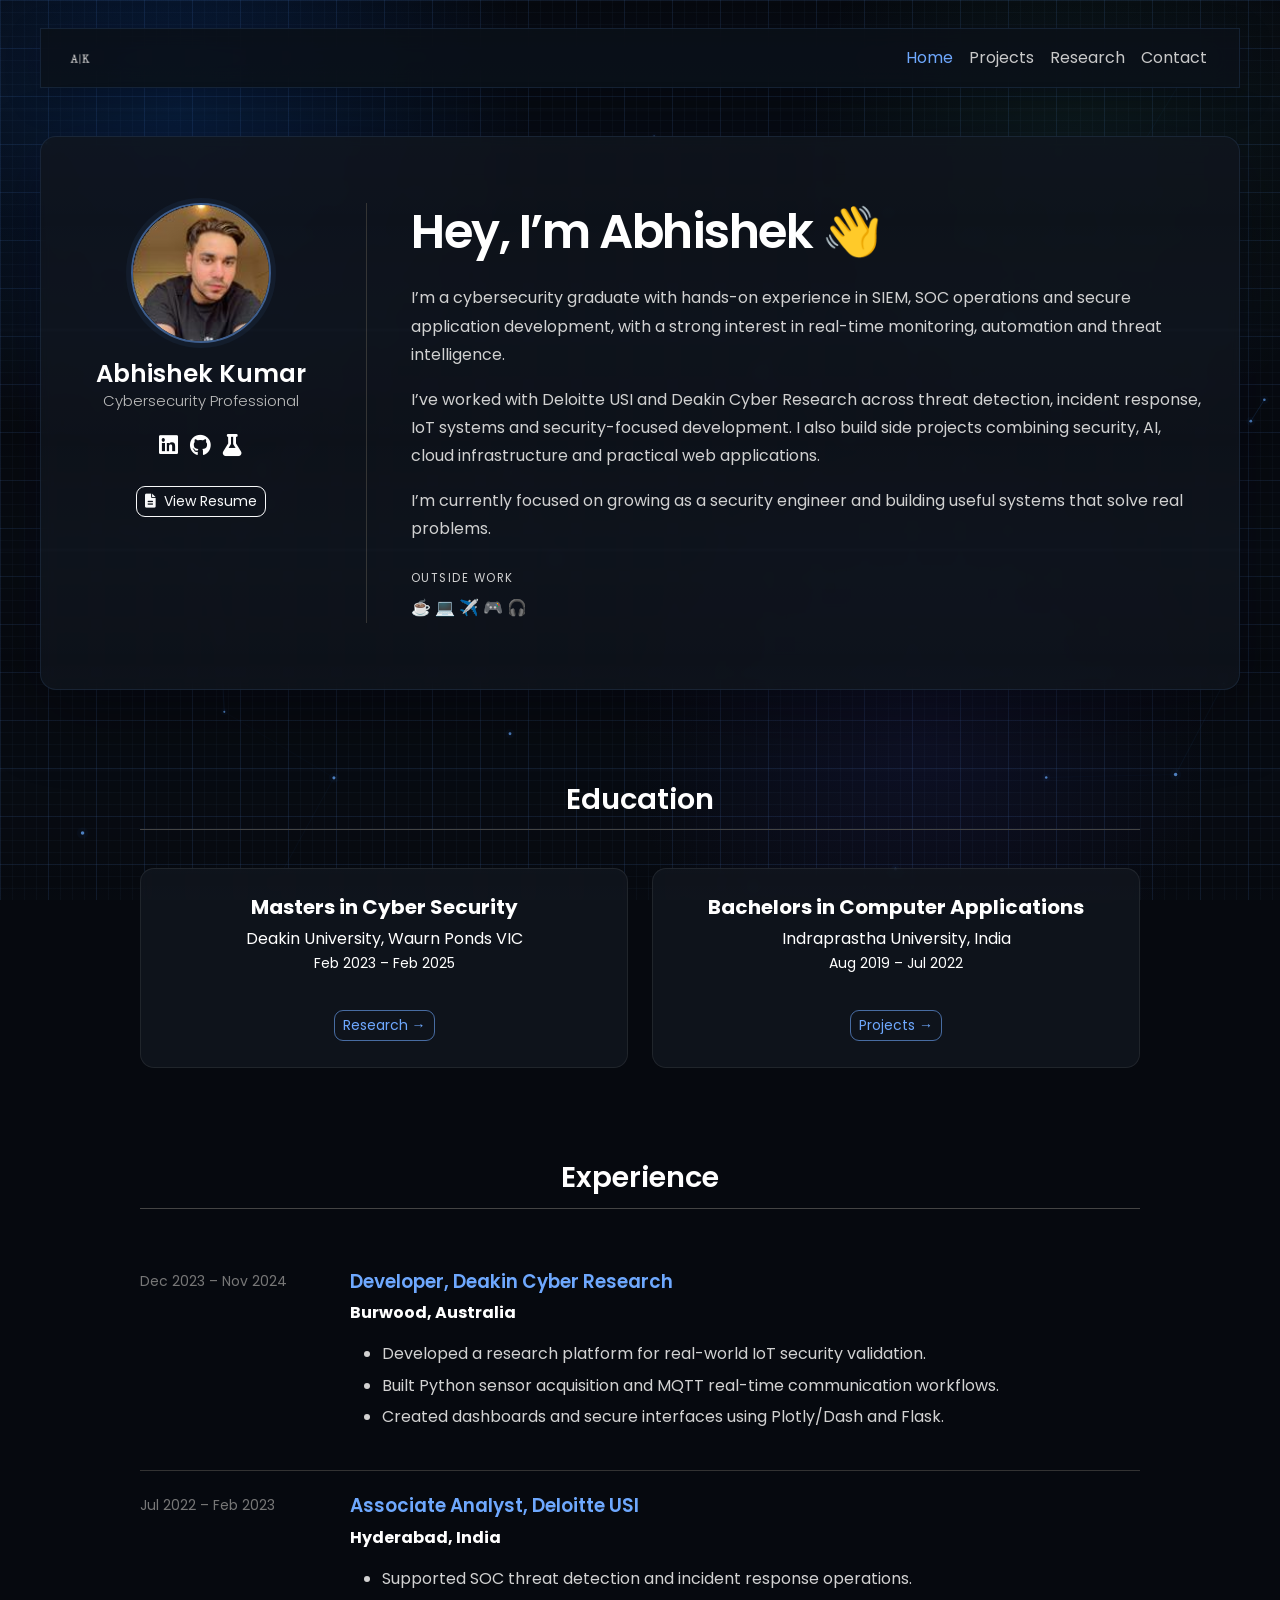
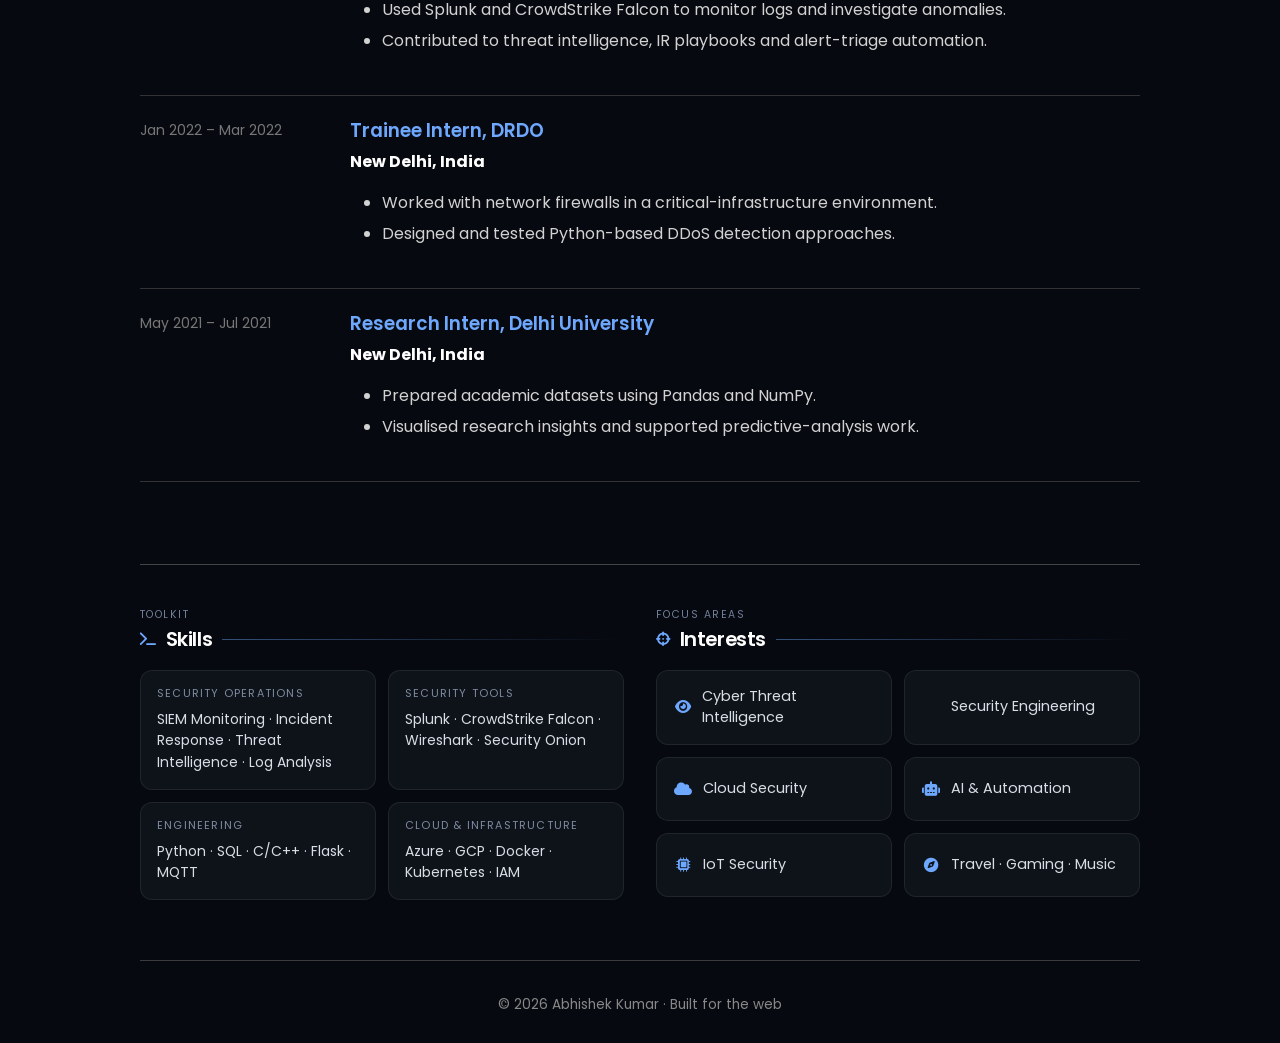
<file: index.html>
<!DOCTYPE html>
<html lang="en">
<head>
<meta charset="utf-8"><meta name="viewport" content="width=device-width,initial-scale=1">
<title>Abi Kumar | Cybersecurity Professional</title>
<meta name="description" content="Abhishek Kumar — cybersecurity professional with experience across SOC, SIEM, IoT research, automation and cloud security.">
<link rel="icon" href="logo.png" type="image/png">
<link href="https://cdn.jsdelivr.net/npm/bootstrap@5.3.3/dist/css/bootstrap.min.css" rel="stylesheet">
<link href="https://cdnjs.cloudflare.com/ajax/libs/font-awesome/6.0.0/css/all.min.css" rel="stylesheet">
<link href="https://fonts.googleapis.com/css2?family=Poppins:wght@300;400;500;600;700&display=swap" rel="stylesheet">
<link href="site.css?v=cyber3" rel="stylesheet">
<style>
#cyber-bg{position:fixed;inset:0;width:100vw;height:100vh;z-index:0;pointer-events:none;opacity:1;mix-blend-mode:screen}
body>*:not(canvas){position:relative;z-index:1}
.hero-shell{display:flex;max-width:1200px;margin:auto;padding:66px 36px}
.left-panel{width:290px;text-align:center;padding-right:42px;border-right:1px solid #343434}
.right-panel{flex:1;padding-left:44px}
.profile-img{width:140px;height:140px;object-fit:cover;border-radius:50%;border:2px solid rgba(110,168,254,.5);box-shadow:0 0 0 5px rgba(110,168,254,.06);margin-bottom:16px}
.name-title{font-size:1.52rem;font-weight:600;margin-bottom:2px}.sub-title{font-size:.93rem;color:#bcbcbc;font-weight:300}
.right-panel h1{font-size:clamp(2rem,4vw,3rem);font-weight:600;letter-spacing:-.03em}.right-panel p{color:#d1d1d1;line-height:1.78}
.social-icons{display:flex;justify-content:center;gap:12px;margin-top:18px}.social-icons a{font-size:1.35rem}
.wave{display:inline-block;transform-origin:70% 70%;animation:wave 2.6s ease-in-out infinite}@keyframes wave{0%,60%,100%{transform:rotate(0)}10%{transform:rotate(12deg)}20%{transform:rotate(-7deg)}30%{transform:rotate(10deg)}40%{transform:rotate(-4deg)}50%{transform:rotate(4deg)}}
.resume-section{max-width:1000px;margin:92px auto 0}.resume-section h2{font-size:1.8rem;font-weight:600;margin-bottom:38px;text-align:center;border-bottom:1px solid #444;padding-bottom:13px}
.edu-card{padding:26px;text-align:center;min-height:200px;display:flex;flex-direction:column;justify-content:space-between}
.resume-entry{display:flex;padding:24px 0;border-bottom:1px solid #333}.resume-date{color:#777;width:180px;font-size:.87rem}.resume-details{flex:1;padding-left:30px}.resume-details h5{font-size:1.16rem;font-weight:600;color:#6ea8fe}.resume-details li{color:#d2d2d2;line-height:1.65;margin-bottom:5px}
.bottom-section{display:flex;gap:48px;flex-wrap:wrap;max-width:1000px;margin:82px auto 60px;border-top:1px solid #444;padding-top:42px}.bottom-column{flex:1 1 360px}.bottom-column h5{color:#6ea8fe}.bottom-column li{color:#d7d7d7;margin-bottom:8px}
.skill-interest-grid{display:grid;grid-template-columns:1fr 1fr;gap:32px;max-width:1000px;margin:82px auto 60px;border-top:1px solid #444;padding-top:42px}
.section-mini-heading{margin-bottom:18px}
.section-mini-kicker{display:block;font-size:.66rem;letter-spacing:.14em;text-transform:uppercase;color:#72809a;margin-bottom:5px}
.section-mini-title{font-size:1.24rem;font-weight:600;color:#fff;margin:0;letter-spacing:-.02em;display:flex;align-items:center;gap:10px}
.section-mini-title::after{content:"";height:1px;flex:1;background:linear-gradient(90deg,rgba(110,168,254,.45),rgba(110,168,254,0))}
.section-mini-title i{color:#6ea8fe;font-size:.9rem}
.skill-groups{display:grid;grid-template-columns:1fr 1fr;gap:12px}
.skill-group,.interest-card{background:rgba(17,22,30,.82);border:1px solid rgba(255,255,255,.075);border-radius:12px;padding:15px 16px;transition:transform .2s ease,border-color .2s ease,box-shadow .2s ease}
.skill-group:hover,.interest-card:hover{transform:translateY(-2px);border-color:rgba(110,168,254,.32);box-shadow:0 10px 24px rgba(0,0,0,.18)}
.skill-group small{display:block;color:#7f8ba0;font-size:.68rem;letter-spacing:.11em;text-transform:uppercase;margin-bottom:7px}
.skill-group p{margin:0;color:#d9dde4;font-size:.87rem;line-height:1.55}
.interest-grid{display:grid;grid-template-columns:1fr 1fr;gap:12px}
.interest-card{display:flex;align-items:center;gap:10px;color:#d9dde4;font-size:.9rem;min-height:64px}
.interest-card i{color:#6ea8fe;width:20px;text-align:center}
@media(max-width:768px){.skill-interest-grid{grid-template-columns:1fr;gap:28px}.skill-groups,.interest-grid{grid-template-columns:1fr}}

.outside-label{font-size:.72rem;letter-spacing:.13em;text-transform:uppercase;color:#777;margin:24px 0 6px!important}.outside-icons{margin:0!important}
@media(max-width:768px){.hero-shell{flex-direction:column;padding:34px 22px}.left-panel{width:100%;padding:0 0 26px;border-right:0;border-bottom:1px solid #333}.right-panel{padding-left:0;margin-top:28px}.resume-entry{flex-direction:column}.resume-date{width:auto;margin-bottom:10px}.resume-details{padding-left:0}}
</style>
</head>
<body>
<canvas id="cyber-bg"></canvas>
<nav class="navbar navbar-expand-lg navbar-dark px-4 site-nav">
<a class="navbar-brand" href="index.html"><img src="logo.png" alt="Abi Kumar" style="height:30px"></a>
<button class="navbar-toggler" type="button" data-bs-toggle="collapse" data-bs-target="#navbarNav"><span class="navbar-toggler-icon"></span></button>
<div class="collapse navbar-collapse" id="navbarNav"><ul class="navbar-nav ms-auto">
<li class="nav-item"><a class="nav-link active" href="index.html">Home</a></li>
<li class="nav-item"><a class="nav-link" href="projects/">Projects</a></li>
<li class="nav-item"><a class="nav-link" href="research/">Research</a></li>
<li class="nav-item"><a class="nav-link" href="contact/">Contact</a></li>
</ul></div></nav>

<div class="hero-shell panel">
<div class="left-panel">
<img src="profile.jpg" alt="Abhishek Kumar" class="profile-img">
<h2 class="name-title">Abhishek Kumar</h2><p class="sub-title">Cybersecurity Professional</p>
<div class="social-icons">
<a href="https://www.linkedin.com/in/abi-k-493982182/" target="_blank" rel="noopener" aria-label="LinkedIn"><i class="fab fa-linkedin"></i></a>
<a href="https://github.com/aby1602" target="_blank" rel="noopener" aria-label="GitHub"><i class="fab fa-github"></i></a>
<a href="https://www.researchgate.net/profile/Abhishek-Kumar-483?ev=hdr_xprf" target="_blank" rel="noopener" aria-label="ResearchGate"><i class="fas fa-flask"></i></a>
</div>
<div class="mt-4"><a class="btn btn-outline-light btn-sm" href="resume/"><i class="fas fa-file-lines me-2"></i>View Resume</a></div>
</div>
<div class="right-panel">
<h1 class="mb-4">Hey, I’m Abhishek <span class="wave">👋</span></h1>
<p>I’m a cybersecurity graduate with hands-on experience in SIEM, SOC operations and secure application development, with a strong interest in real-time monitoring, automation and threat intelligence.</p>
<p>I’ve worked with Deloitte USI and Deakin Cyber Research across threat detection, incident response, IoT systems and security-focused development. I also build side projects combining security, AI, cloud infrastructure and practical web applications.</p>
<p>I’m currently focused on growing as a security engineer and building useful systems that solve real problems.</p>
<p class="outside-label">Outside work</p><p class="outside-icons">☕ 💻 ✈️ 🎮 🎧</p>
</div></div>

<section class="resume-section" id="education"><h2>Education</h2><div class="row gy-4">
<div class="col-md-6 d-flex"><div class="edu-card card-soft w-100"><div><h5 class="fw-bold">Masters in Cyber Security</h5><p>Deakin University, Waurn Ponds VIC<br><small>Feb 2023 – Feb 2025</small></p></div><div><a class="btn btn-outline-primary btn-sm" href="research/">Research →</a></div></div></div>
<div class="col-md-6 d-flex"><div class="edu-card card-soft w-100"><div><h5 class="fw-bold">Bachelors in Computer Applications</h5><p>Indraprastha University, India<br><small>Aug 2019 – Jul 2022</small></p></div><div><a class="btn btn-outline-primary btn-sm" href="projects/">Projects →</a></div></div></div>
</div></section>

<section class="resume-section"><h2>Experience</h2>
<div class="resume-entry"><div class="resume-date">Dec 2023 – Nov 2024</div><div class="resume-details"><h5>Developer, Deakin Cyber Research</h5><p><strong>Burwood, Australia</strong></p><ul><li>Developed a research platform for real-world IoT security validation.</li><li>Built Python sensor acquisition and MQTT real-time communication workflows.</li><li>Created dashboards and secure interfaces using Plotly/Dash and Flask.</li></ul></div></div>
<div class="resume-entry"><div class="resume-date">Jul 2022 – Feb 2023</div><div class="resume-details"><h5>Associate Analyst, Deloitte USI</h5><p><strong>Hyderabad, India</strong></p><ul><li>Supported SOC threat detection and incident response operations.</li><li>Used Splunk and CrowdStrike Falcon to monitor logs and investigate anomalies.</li><li>Contributed to threat intelligence, IR playbooks and alert-triage automation.</li></ul></div></div>
<div class="resume-entry"><div class="resume-date">Jan 2022 – Mar 2022</div><div class="resume-details"><h5>Trainee Intern, DRDO</h5><p><strong>New Delhi, India</strong></p><ul><li>Worked with network firewalls in a critical-infrastructure environment.</li><li>Designed and tested Python-based DDoS detection approaches.</li></ul></div></div>
<div class="resume-entry"><div class="resume-date">May 2021 – Jul 2021</div><div class="resume-details"><h5>Research Intern, Delhi University</h5><p><strong>New Delhi, India</strong></p><ul><li>Prepared academic datasets using Pandas and NumPy.</li><li>Visualised research insights and supported predictive-analysis work.</li></ul></div></div>
</section>

<div class="skill-interest-grid">
  <section>
    <div class="section-mini-heading"><span class="section-mini-kicker">Toolkit</span><h5 class="section-mini-title"><i class="fas fa-terminal"></i>Skills</h5></div>
    <div class="skill-groups">
      <div class="skill-group"><small>Security Operations</small><p>SIEM Monitoring · Incident Response · Threat Intelligence · Log Analysis</p></div>
      <div class="skill-group"><small>Security Tools</small><p>Splunk · CrowdStrike Falcon · Wireshark · Security Onion</p></div>
      <div class="skill-group"><small>Engineering</small><p>Python · SQL · C/C++ · Flask · MQTT</p></div>
      <div class="skill-group"><small>Cloud & Infrastructure</small><p>Azure · GCP · Docker · Kubernetes · IAM</p></div>
    </div>
  </section>

  <section>
    <div class="section-mini-heading"><span class="section-mini-kicker">Focus Areas</span><h5 class="section-mini-title"><i class="fas fa-crosshairs"></i>Interests</h5></div>
    <div class="interest-grid">
      <div class="interest-card"><i class="fas fa-eye"></i><span>Cyber Threat Intelligence</span></div>
      <div class="interest-card"><i class="fas fa-shield-halved"></i><span>Security Engineering</span></div>
      <div class="interest-card"><i class="fas fa-cloud"></i><span>Cloud Security</span></div>
      <div class="interest-card"><i class="fas fa-robot"></i><span>AI & Automation</span></div>
      <div class="interest-card"><i class="fas fa-microchip"></i><span>IoT Security</span></div>
      <div class="interest-card"><i class="fas fa-compass"></i><span>Travel · Gaming · Music</span></div>
    </div>
  </section>
</div>
<footer class="site-footer">© 2026 Abhishek Kumar · Built for the web</footer>

<script src="https://cdn.jsdelivr.net/npm/bootstrap@5.3.3/dist/js/bootstrap.bundle.min.js"></script>
<script>
const c=document.getElementById('cyber-bg');
if(c && !matchMedia('(prefers-reduced-motion: reduce)').matches){
  const x=c.getContext('2d');
  let w=0,h=0,dpr=Math.min(devicePixelRatio||1,2);
  const mouse={x:-9999,y:-9999};
  const nodes=[];

  function resize(){
    w=innerWidth;h=innerHeight;
    dpr=Math.min(devicePixelRatio||1,2);
    c.width=w*dpr;c.height=h*dpr;
    c.style.width=w+'px';c.style.height=h+'px';
    x.setTransform(dpr,0,0,dpr,0,0);
    const wanted=Math.max(24,Math.min(52,Math.floor((w*h)/32000)));
    while(nodes.length<wanted) nodes.push({
      x:Math.random()*w,y:Math.random()*h,
      vx:(Math.random()-.5)*.24,vy:(Math.random()-.5)*.24,
      r:Math.random()*1.25+.55
    });
    if(nodes.length>wanted) nodes.length=wanted;
  }

  function tick(){
    x.clearRect(0,0,w,h);

    for(const n of nodes){
      n.x+=n.vx;n.y+=n.vy;
      if(n.x<-20)n.x=w+20;if(n.x>w+20)n.x=-20;
      if(n.y<-20)n.y=h+20;if(n.y>h+20)n.y=-20;
      const md=Math.hypot(n.x-mouse.x,n.y-mouse.y);
      if(md<140){n.x+=(n.x-mouse.x)*.0015;n.y+=(n.y-mouse.y)*.0015}
    }

    for(let i=0;i<nodes.length;i++){
      for(let j=i+1;j<nodes.length;j++){
        const a=nodes[i],b=nodes[j];
        const d=Math.hypot(a.x-b.x,a.y-b.y);
        if(d<150){
          x.beginPath();x.moveTo(a.x,a.y);x.lineTo(b.x,b.y);
          x.strokeStyle='rgba(65,145,255,'+((1-d/150)*.28)+')';
          x.lineWidth=.65;x.stroke();
        }
      }
    }

    for(const n of nodes){
      x.beginPath();x.arc(n.x,n.y,n.r,0,Math.PI*2);
      x.fillStyle='rgba(103,169,255,.72)';x.fill();
      x.beginPath();x.arc(n.x,n.y,n.r*3.2,0,Math.PI*2);
      x.fillStyle='rgba(42,124,255,.035)';x.fill();
    }
    requestAnimationFrame(tick);
  }

  addEventListener('resize',resize);
  addEventListener('mousemove',e=>{mouse.x=e.clientX;mouse.y=e.clientY});
  addEventListener('mouseleave',()=>{mouse.x=-9999;mouse.y=-9999});
  resize();tick();
}
</script>
</body></html>
</file>
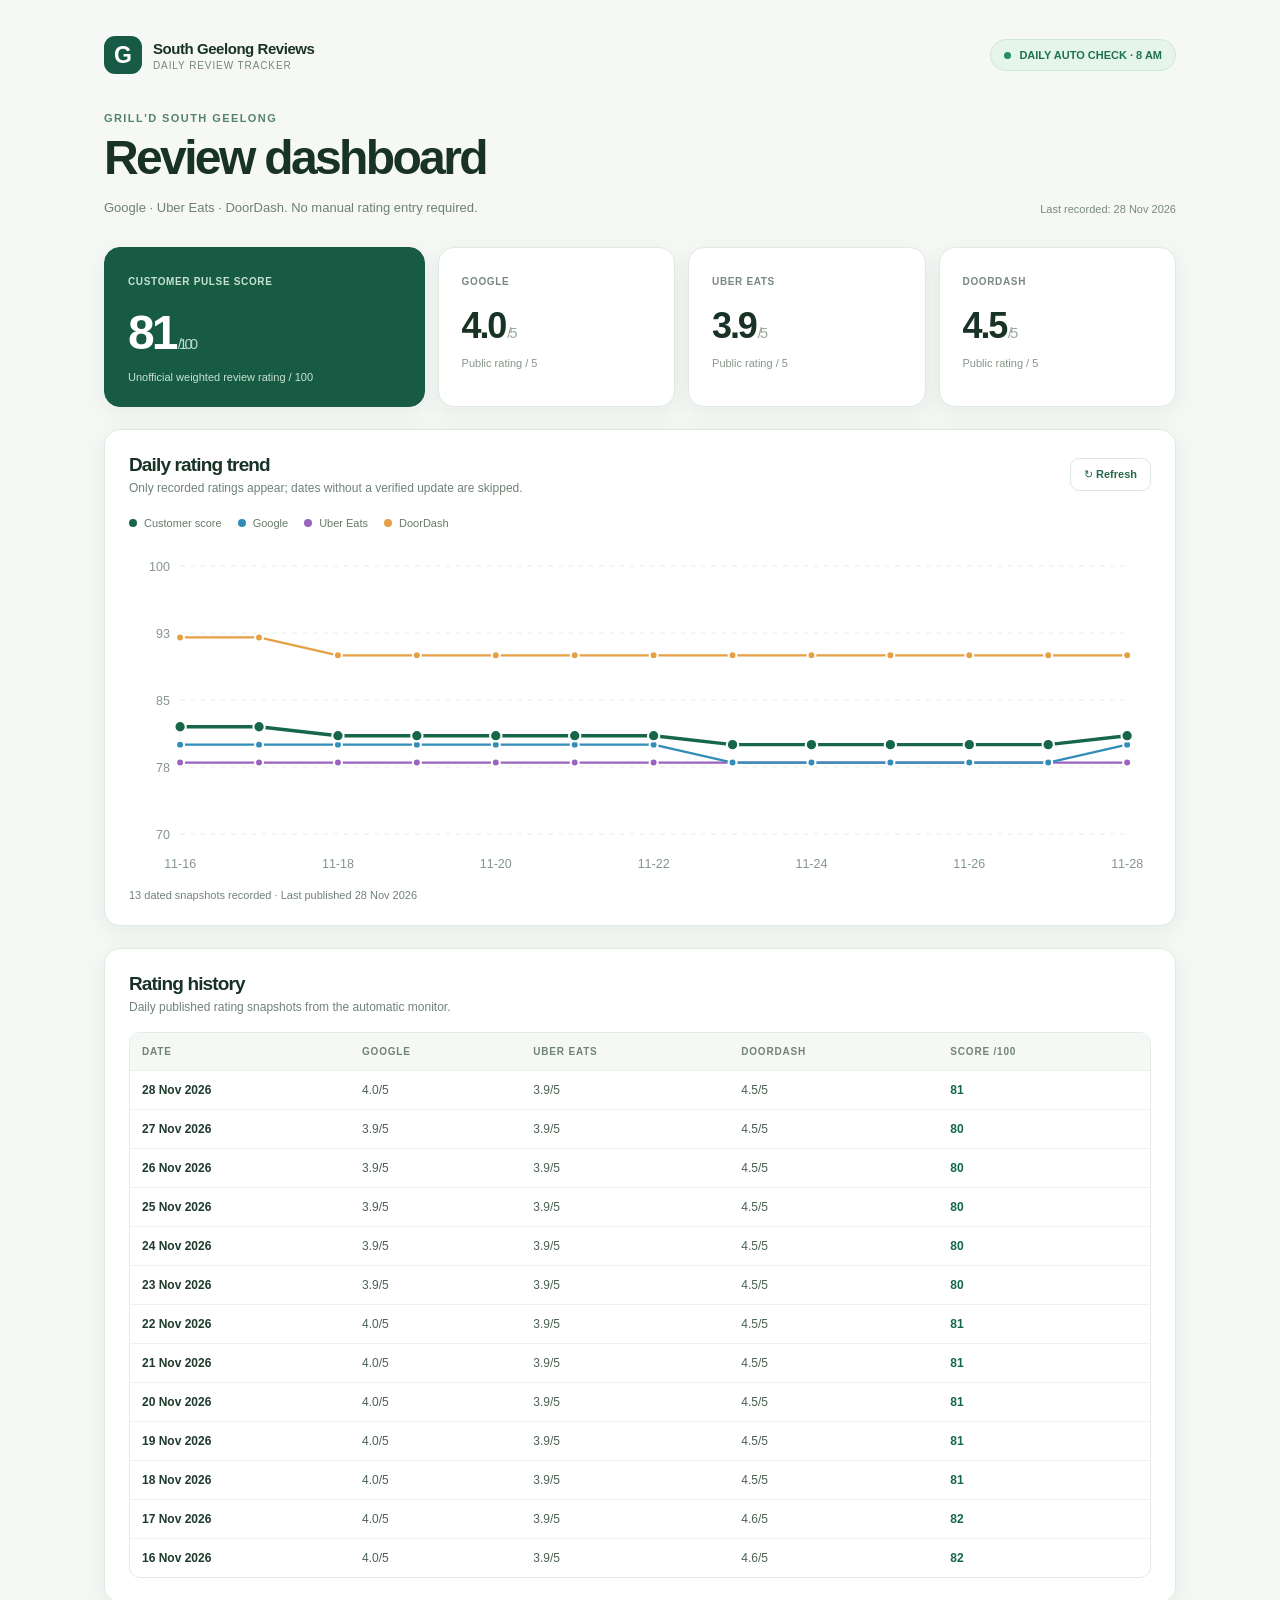
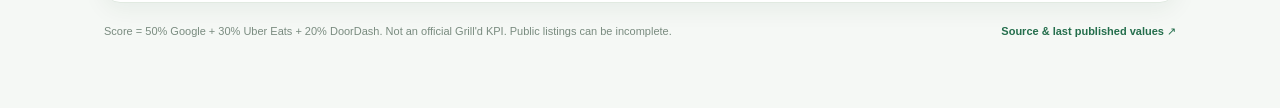
<file: arm-e-space/index.html>
<!doctype html>
<html lang="en-AU">
<head>
<meta charset="utf-8">
<meta name="viewport" content="width=device-width, initial-scale=1">
<meta name="theme-color" content="#f4f8f5">
<meta name="description" content="Automatically updated daily review ratings for Grill'd South Geelong.">
<title>South Geelong · Daily Review Dashboard</title>
<style>
:root{font-family:Inter,ui-sans-serif,-apple-system,BlinkMacSystemFont,"Segoe UI",sans-serif;color:#183226;background:#f5f8f5;font-synthesis:none}
*{box-sizing:border-box}body{margin:0}main{max-width:1120px;margin:0 auto;padding:36px 24px 70px}
header{display:flex;align-items:center;justify-content:space-between;gap:12px;margin-bottom:38px}
.brand{display:flex;align-items:center;gap:11px}.brand-icon{width:38px;height:38px;background:#175b46;border-radius:11px;display:grid;place-items:center;color:white;font-size:23px;font-weight:900}
.brand strong{display:block;font-size:15px;letter-spacing:-.03em}.brand small{display:block;font-size:10px;letter-spacing:.09em;color:#76867a;margin-top:3px}
.auto-pill{display:inline-flex;align-items:center;gap:8px;border:1px solid #d0e7d8;color:#21714f;background:#e5f5e9;border-radius:999px;padding:9px 13px;font-size:11px;font-weight:800;white-space:nowrap}
.auto-pill b{height:7px;width:7px;border-radius:50%;background:#278e5e;display:inline-block}
h1,h2,p{margin:0}.eyebrow{font-size:11px;font-weight:800;color:#54846b;letter-spacing:.13em;margin-bottom:7px}
h1{font-size:clamp(30px,4.1vw,48px);line-height:1.14;letter-spacing:-.055em}
.subtitle{font-size:13px;color:#6e8073;margin-top:12px;line-height:1.6}
.headline{display:flex;align-items:flex-end;justify-content:space-between;gap:15px}
.update-date{text-align:right;white-space:nowrap;color:#78887c;font-size:11px;line-height:1.7}
.card-grid{display:grid;grid-template-columns:1.35fr repeat(3,1fr);gap:13px;margin:28px 0 0}
.card{padding:23px;border:1px solid #e1eae1;border-radius:16px;background:white;box-shadow:0 6px 24px #163b2110}
.card .kicker{font-size:10px;color:#78887e;font-weight:800;letter-spacing:.065em}
.card strong{display:block;font-size:36px;line-height:1.15;letter-spacing:-.06em;margin-top:16px}
.card strong small{font-size:15px;color:#9aaa9f;font-weight:500;margin-left:2px}
.card p{font-size:11px;color:#87958a;margin-top:11px}
.score-card{background:#175b45;border-color:#175b45;color:white}
.score-card .kicker,.score-card p{color:#c8e2d1}
.score-card strong{font-size:48px}.score-card strong small{color:#bbdac9}
.section{background:#fff;border:1px solid #e1eae1;border-radius:16px;padding:24px;margin-top:22px;box-shadow:0 6px 24px #163b2110}
.section h2{font-size:19px;letter-spacing:-.045em}.section p{font-size:12px;color:#718276;margin-top:5px}
.section-heading{display:flex;justify-content:space-between;align-items:center;gap:14px}
.legend{display:flex;gap:16px;flex-wrap:wrap;margin:22px 0 0}
.legend>span{display:flex;align-items:center;gap:7px;color:#667a6b;font-size:11px}.dot{width:8px;height:8px;border-radius:50%;display:inline-block}
.chart{display:block;width:100%;height:auto;max-height:365px;margin-top:12px}
#chartNote{font-size:11px;margin-top:8px}
.table-wrap{border:1px solid #e5ece6;border-radius:11px;overflow-x:auto;margin-top:18px}
table{border-collapse:collapse;width:100%;text-align:left;font-size:12px}
th{font-size:10px;letter-spacing:.08em;text-transform:uppercase;color:#708378;background:#f5f8f5;padding:13px 12px}
td{border-top:1px solid #edf2ed;padding:12px;color:#4b6253}
td:first-child{font-weight:700;color:#1f3b2d}td:last-child{font-weight:800;color:#12684b}
.message{border-radius:12px;padding:15px;margin-top:19px;color:#8e4a34;background:#fff4ec;border:1px solid #eccfbf;font-size:12px}
footer{display:flex;justify-content:space-between;gap:18px;margin-top:22px;color:#798b7f;font-size:11px}
footer a{color:#246e4c;font-weight:700;text-decoration:none}
button.refresh{cursor:pointer;border:1px solid #dbe8de;background:#fff;color:#28684b;padding:9px 13px;border-radius:9px;font-size:11px;font-weight:800}
button.refresh:hover{background:#eaf5ec}
@media(max-width:850px){.card-grid{grid-template-columns:repeat(2,minmax(0,1fr))}.headline{display:block}.update-date{text-align:left;margin-top:13px}}
@media(max-width:540px){main{padding:23px 14px 42px}header{margin-bottom:28px}.auto-pill{font-size:10px;padding:8px 9px}.card-grid{gap:9px}.card{padding:17px}.card strong{font-size:31px}.score-card strong{font-size:42px}.card .kicker{font-size:10px}.section{padding:17px}.section-heading{align-items:flex-start}.legend{gap:9px}.chart{min-height:185px}footer{display:block}footer p{margin-bottom:10px}th,td{min-width:110px}}
</style>
</head>
<body>
<main>
<header>
  <div class="brand"><div class="brand-icon">G</div><div><strong>South Geelong Reviews</strong><small>DAILY REVIEW TRACKER</small></div></div>
  <span class="auto-pill"><b></b> DAILY AUTO CHECK · 8 AM</span>
</header>
<div class="headline">
  <div><div class="eyebrow">GRILL'D SOUTH GEELONG</div><h1>Review dashboard</h1><p class="subtitle">Google · Uber Eats · DoorDash. No manual rating entry required.</p></div>
  <div class="update-date" id="lastDate">Loading review history...</div>
</div>
<div id="error" class="message" hidden></div>
<div id="dashboard" hidden>
  <div class="card-grid">
    <article class="card score-card"><span class="kicker">CUSTOMER PULSE SCORE</span><strong id="score">—</strong><p>Unofficial weighted review rating / 100</p></article>
    <article class="card"><span class="kicker">GOOGLE</span><strong id="google">—</strong><p>Public rating / 5</p></article>
    <article class="card"><span class="kicker">UBER EATS</span><strong id="uber">—</strong><p>Public rating / 5</p></article>
    <article class="card"><span class="kicker">DOORDASH</span><strong id="dash">—</strong><p>Public rating / 5</p></article>
  </div>
  <section class="section">
    <div class="section-heading"><div><h2>Daily rating trend</h2><p>Only recorded ratings appear; dates without a verified update are skipped.</p></div><button type="button" id="refresh" class="refresh">↻ Refresh</button></div>
    <div class="legend"><span><i class="dot" style="background:#166748"></i>Customer score</span><span><i class="dot" style="background:#318db8"></i>Google</span><span><i class="dot" style="background:#9963bf"></i>Uber Eats</span><span><i class="dot" style="background:#e6a044"></i>DoorDash</span></div>
    <svg id="trend" class="chart" viewBox="0 0 900 300" role="img" aria-label="Daily customer rating trend"></svg>
    <p id="chartNote"></p>
  </section>
  <section class="section">
    <div><h2>Rating history</h2><p>Daily published rating snapshots from the automatic monitor.</p></div>
    <div class="table-wrap"><table><thead><tr><th>Date</th><th>Google</th><th>Uber Eats</th><th>DoorDash</th><th>Score /100</th></tr></thead><tbody id="rows"></tbody></table></div>
  </section>
</div>
<footer><p>Score = 50% Google + 30% Uber Eats + 20% DoorDash. Not an official Grill'd KPI. Public listings can be incomplete.</p><a href="https://github.com/aby1602/Portfolio/blob/main/arm-e-space/ratings.csv" target="_blank" rel="noopener noreferrer">Source &amp; last published values ↗</a></footer>
</main>
<script>
"use strict";
(function () {
const $=id=>document.getElementById(id);
function safe(s){return String(s).replace(/[&<>"']/g,c=>({"&":"&amp;","<":"&lt;",">":"&gt;",'"':"&quot;","'":"&#39;"}[c]));}
function fmt(d){
  const t=new Date(d+"T12:00:00+11:00");
  return Number.isNaN(t.getTime())?d:new Intl.DateTimeFormat("en-AU",{day:"numeric",month:"short",year:"numeric",timeZone:"Australia/Melbourne"}).format(t);
}
function pulse(r){return Math.round((r.google*.5+r.uber*.3+r.dash*.2)*20);}
function parse(csv){
  const rows=csv.trim().split(/\r?\n/), records=new Map();
  const header=(rows.shift()||"").toLowerCase().replace(/\s/g,"");
  if(header!=="date,google,uber_eats,doordash")throw new Error("Published ratings format unavailable.");
  rows.forEach(line=>{
    const v=line.split(",").map(s=>s.trim());
    if(v.length!==4||!/^\d{4}-\d{2}-\d{2}$/.test(v[0])||v.slice(1).some(s=>!s))return;
    const nums=v.slice(1).map(Number);
    if(nums.some(n=>!Number.isFinite(n)||n<0||n>5))return;
    records.set(v[0],{date:v[0],google:nums[0],uber:nums[1],dash:nums[2]});
  });
  return [...records.values()].sort((a,b)=>a.date.localeCompare(b.date));
}
function graph(data){
  const svg=$("trend"),all=data.slice(-45),W=900,H=300,L=45,R=21,T=22,B=42,w=W-L-R,h=H-T-B;
  const vals=all.flatMap(r=>[pulse(r),r.google*20,r.uber*20,r.dash*20]);
  let min=Math.max(0,Math.floor((Math.min(...vals)-8)/10)*10),max=Math.min(100,Math.ceil((Math.max(...vals)+8)/10)*10);
  if(min===max){min=Math.max(0,min-10);max=Math.min(100,max+10);}
  const x=i=>L+(all.length===1?w/2:i*w/(all.length-1)),y=v=>T+(max-v)/(max-min)*h;
  let markup="";
  for(let i=0;i<=4;i++){const n=min+(max-min)*i/4,py=y(n);markup+='<line x1="'+L+'" x2="'+(W-R)+'" y1="'+py+'" y2="'+py+'" stroke="#e7eee8" stroke-dasharray="4 5"/><text x="'+(L-9)+'" y="'+(py+4)+'" text-anchor="end" fill="#85968a" font-size="11">'+Math.round(n)+'</text>';}
  [["dash","#e6a044",r=>r.dash*20],["uber","#9963bf",r=>r.uber*20],["google","#318db8",r=>r.google*20],["score","#166748",r=>pulse(r)]].forEach(s=>{
    if(all.length>1)markup+='<path d="'+all.map((r,i)=>(i?"L":"M")+x(i).toFixed(1)+" "+y(s[2](r)).toFixed(1)).join(" ")+'" stroke="'+s[1]+'" fill="none" stroke-width="'+(s[0]==="score"?3:2)+'" stroke-linecap="round" stroke-linejoin="round"/>';
    all.forEach((r,i)=>markup+='<circle cx="'+x(i)+'" cy="'+y(s[2](r))+'" r="'+(s[0]==="score"?5:3.5)+'" fill="'+s[1]+'" stroke="#fff" stroke-width="1.8"><title>'+safe(fmt(r.date)+" · "+s[0]+": "+Math.round(s[2](r))+"/100")+'</title></circle>');
  });
  all.forEach((r,i)=>{if(all.length<=9||i%Math.ceil(all.length/8)===0||i===all.length-1)markup+='<text x="'+x(i)+'" y="'+(H-12)+'" text-anchor="middle" fill="#84968a" font-size="11">'+safe(r.date.slice(5))+'</text>';});
  svg.innerHTML=markup;
  $("chartNote").textContent=all.length===1?"First rating snapshot. The graph grows as new checks are published.":all.length+" dated snapshots recorded · Last published "+fmt(all[all.length-1].date);
}
async function refresh(){
  try{
    const res=await fetch("./ratings.csv?t="+Date.now(),{cache:"no-store"});
    if(!res.ok)throw new Error("Could not load the published rating history.");
    const rows=parse(await res.text());if(!rows.length)throw new Error("No recorded rating snapshots.");
    const last=rows[rows.length-1];
    $("score").innerHTML=pulse(last)+'<small>/100</small>';
    for(const [id,key] of [["google","google"],["uber","uber"],["dash","dash"]])$(""+id).innerHTML=last[key].toFixed(1)+'<small>/5</small>';
    $("lastDate").textContent="Last recorded: "+fmt(last.date);
    $("rows").innerHTML=rows.slice().reverse().map(r=>'<tr><td>'+safe(fmt(r.date))+'</td><td>'+r.google.toFixed(1)+'/5</td><td>'+r.uber.toFixed(1)+'/5</td><td>'+r.dash.toFixed(1)+'/5</td><td>'+pulse(r)+'</td></tr>').join("");
    graph(rows);$("dashboard").hidden=false;$("error").hidden=true;
  }catch(e){$("error").hidden=false;$("error").textContent="Rating data could not be refreshed. The last displayed values may be out of date. "+e.message;}
}
$("refresh").addEventListener("click",refresh);
refresh();
setInterval(refresh,15*60*1000);
})();
</script>
</body>
</html>
</file>
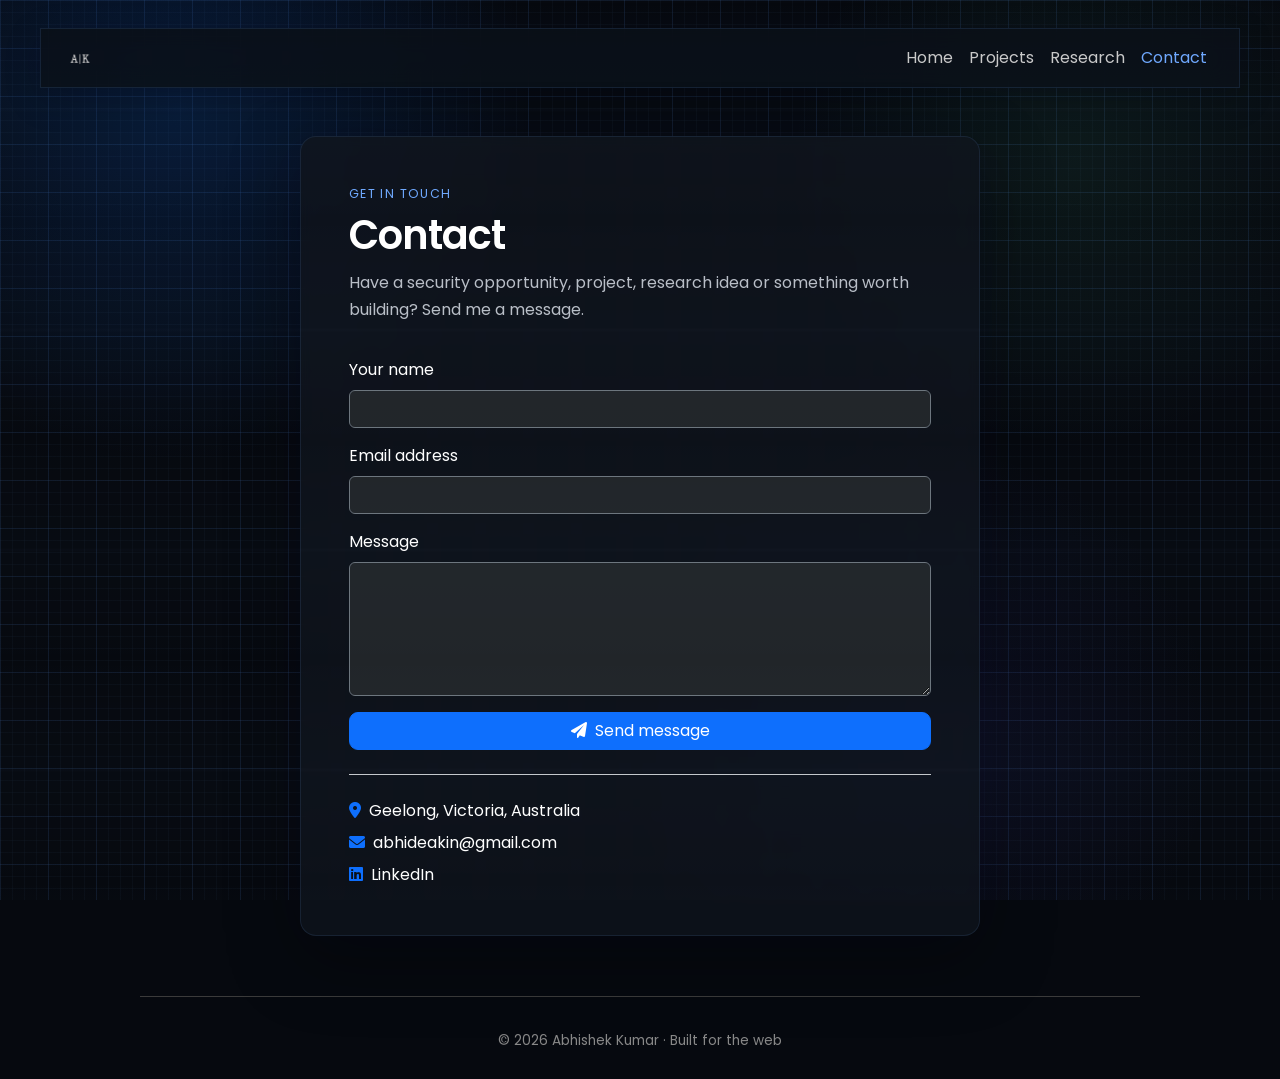
<file: contact/index.html>
<!DOCTYPE html>
<html lang="en"><head><meta charset="utf-8"><meta name="viewport" content="width=device-width,initial-scale=1"><title>Contact | Abi Kumar</title>
<link rel="icon" href="../logo.png"><link href="https://cdn.jsdelivr.net/npm/bootstrap@5.3.3/dist/css/bootstrap.min.css" rel="stylesheet"><link href="https://cdnjs.cloudflare.com/ajax/libs/font-awesome/6.0.0/css/all.min.css" rel="stylesheet">
<link href="https://fonts.googleapis.com/css2?family=Poppins:wght@300;400;500;600;700&display=swap" rel="stylesheet"><link href="../site.css?v=cyber3" rel="stylesheet"></head><body>
<nav class="navbar navbar-expand-lg navbar-dark px-4 site-nav"><a class="navbar-brand" href="../index.html"><img src="../logo.png" alt="Abi Kumar" style="height:30px"></a><button class="navbar-toggler" type="button" data-bs-toggle="collapse" data-bs-target="#n"><span class="navbar-toggler-icon"></span></button><div id="n" class="collapse navbar-collapse"><ul class="navbar-nav ms-auto"><li class="nav-item"><a class="nav-link" href="../index.html">Home</a></li><li class="nav-item"><a class="nav-link" href="../projects/">Projects</a></li><li class="nav-item"><a class="nav-link" href="../research/">Research</a></li><li class="nav-item"><a class="nav-link active" href="./">Contact</a></li></ul></div></nav>
<main class="page-shell"><div class="panel p-4 p-md-5 mx-auto" style="max-width:680px"><div class="kicker">Get in touch</div><h1 class="page-title mt-2">Contact</h1><p class="page-intro text-start mx-0">Have a security opportunity, project, research idea or something worth building? Send me a message.</p>
<form action="https://getform.io/f/agdpreyb" method="POST"><div class="mb-3"><label class="form-label" for="name">Your name</label><input class="form-control bg-dark text-white border-secondary" id="name" name="name" required></div><div class="mb-3"><label class="form-label" for="email">Email address</label><input class="form-control bg-dark text-white border-secondary" id="email" name="email" type="email" required></div><div class="mb-3"><label class="form-label" for="message">Message</label><textarea class="form-control bg-dark text-white border-secondary" id="message" name="message" rows="5" required></textarea></div><input type="hidden" name="_redirect" value="https://www.abikumar.com/contact/?sent=1"><button class="btn btn-primary w-100" type="submit"><i class="fas fa-paper-plane me-2"></i>Send message</button></form>
<div class="mt-4 pt-4 border-top border-secondary-subtle"><p class="mb-2"><i class="fas fa-map-marker-alt me-2 text-primary"></i>Geelong, Victoria, Australia</p><p class="mb-2"><i class="fas fa-envelope me-2 text-primary"></i><a href="mailto:abhideakin@gmail.com">abhideakin@gmail.com</a></p><p class="mb-0"><i class="fab fa-linkedin me-2 text-primary"></i><a href="https://www.linkedin.com/in/abi-k-493982182/" target="_blank" rel="noopener">LinkedIn</a></p></div></div></main>
<footer class="site-footer">© 2026 Abhishek Kumar · Built for the web</footer><script src="https://cdn.jsdelivr.net/npm/bootstrap@5.3.3/dist/js/bootstrap.bundle.min.js"></script></body></html>
</file>
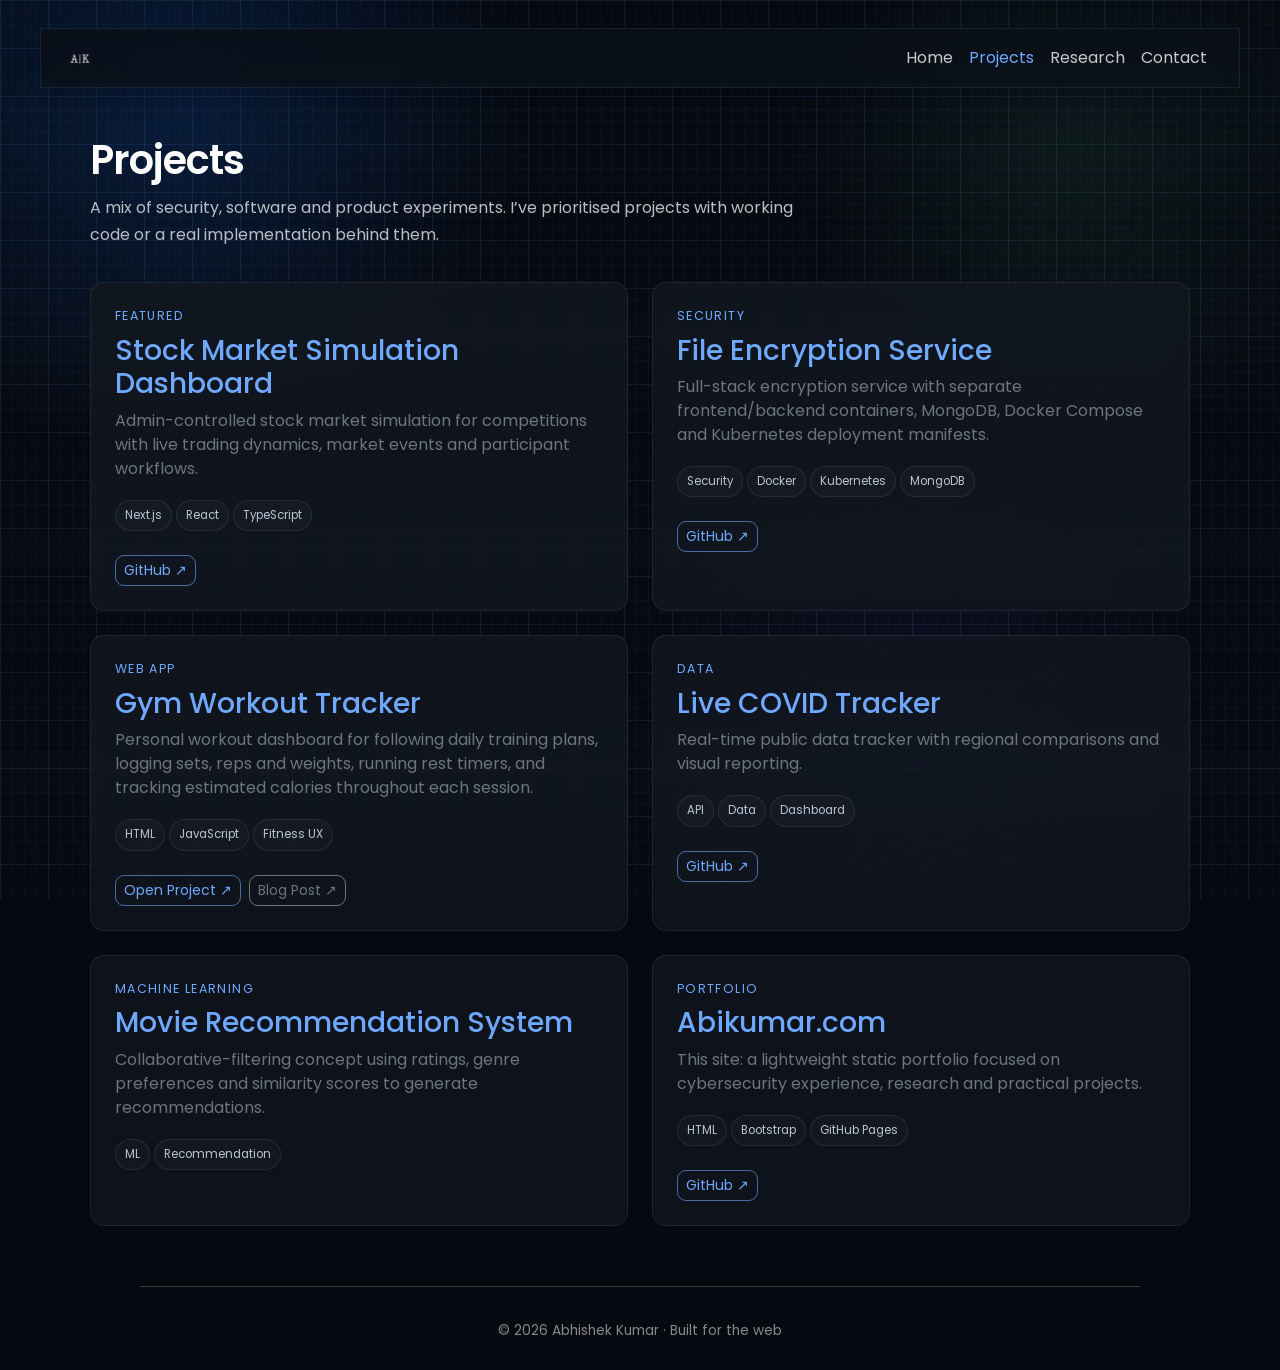
<file: projects/index.html>
<!DOCTYPE html>
<html lang="en"><head><meta charset="utf-8"><meta name="viewport" content="width=device-width,initial-scale=1">
<title>Projects | Abi Kumar</title><link rel="canonical" href="https://www.abikumar.com/projects/"><meta name="description" content="Selected projects by Abhishek Kumar.">
<link rel="icon" href="../logo.png"><link href="https://cdn.jsdelivr.net/npm/bootstrap@5.3.3/dist/css/bootstrap.min.css" rel="stylesheet">
<link href="https://fonts.googleapis.com/css2?family=Poppins:wght@300;400;500;600;700&display=swap" rel="stylesheet"><link href="../site.css?v=cyber3" rel="stylesheet"></head>
<body>
<nav class="navbar navbar-expand-lg navbar-dark px-4 site-nav"><a class="navbar-brand" href="../index.html"><img src="../logo.png" alt="Abi Kumar" style="height:30px"></a>
<button class="navbar-toggler" type="button" data-bs-toggle="collapse" data-bs-target="#n"><span class="navbar-toggler-icon"></span></button>
<div id="n" class="collapse navbar-collapse"><ul class="navbar-nav ms-auto"><li class="nav-item"><a class="nav-link" href="../index.html">Home</a></li><li class="nav-item"><a class="nav-link active" href="./">Projects</a></li><li class="nav-item"><a class="nav-link" href="../research/">Research</a></li><li class="nav-item"><a class="nav-link" href="../contact/">Contact</a></li></ul></div></nav>
<main class="page-shell"><h1 class="page-title">Projects</h1><p class="page-intro">A mix of security, software and product experiments. I’ve prioritised projects with working code or a real implementation behind them.</p>
<div class="row g-4">
<div class="col-md-6"><article class="card-soft h-100 p-4"><div class="kicker">Featured</div><h3 class="mt-2" style="color:#6ea8fe">Stock Market Simulation Dashboard</h3><p class="text-secondary">Admin-controlled stock market simulation for competitions with live trading dynamics, market events and participant workflows.</p><div><span class="tag">Next.js</span><span class="tag">React</span><span class="tag">TypeScript</span></div><div class="mt-4"><a class="btn btn-outline-primary btn-sm" href="https://github.com/aby1602/Stock_Market_Dashboard" target="_blank" rel="noopener">GitHub ↗</a></div></article></div>
<div class="col-md-6"><article class="card-soft h-100 p-4"><div class="kicker">Security</div><h3 class="mt-2" style="color:#6ea8fe">File Encryption Service</h3><p class="text-secondary">Full-stack encryption service with separate frontend/backend containers, MongoDB, Docker Compose and Kubernetes deployment manifests.</p><div><span class="tag">Security</span><span class="tag">Docker</span><span class="tag">Kubernetes</span><span class="tag">MongoDB</span></div><div class="mt-4"><a class="btn btn-outline-primary btn-sm" href="https://github.com/aby1602/file-encryption-service" target="_blank" rel="noopener">GitHub ↗</a></div></article></div>
<div class="col-md-6"><article class="card-soft h-100 p-4"><div class="kicker">Web app</div><h3 class="mt-2" style="color:#6ea8fe">Gym Workout Tracker</h3><p class="text-secondary">Personal workout dashboard for following daily training plans, logging sets, reps and weights, running rest timers, and tracking estimated calories throughout each session.</p><div><span class="tag">HTML</span><span class="tag">JavaScript</span><span class="tag">Fitness UX</span></div><div class="mt-4 d-flex flex-wrap gap-2"><a class="btn btn-outline-primary btn-sm" href="https://aby1602.github.io/dailyworkout/" target="_blank" rel="noopener">Open Project ↗</a><a class="btn btn-outline-secondary btn-sm" href="https://medium.com/@storyofabi/body-lab-a-personal-workout-tracker-built-around-the-way-you-actually-train-0653b579de36" target="_blank" rel="noopener">Blog Post ↗</a></div></article></div>
<div class="col-md-6"><article class="card-soft h-100 p-4"><div class="kicker">Data</div><h3 class="mt-2" style="color:#6ea8fe">Live COVID Tracker</h3><p class="text-secondary">Real-time public data tracker with regional comparisons and visual reporting.</p><div><span class="tag">API</span><span class="tag">Data</span><span class="tag">Dashboard</span></div><div class="mt-4"><a class="btn btn-outline-primary btn-sm" href="https://github.com/aby1602/Covid-19live-Tracker" target="_blank" rel="noopener">GitHub ↗</a></div></article></div>
<div class="col-md-6"><article class="card-soft h-100 p-4"><div class="kicker">Machine learning</div><h3 class="mt-2" style="color:#6ea8fe">Movie Recommendation System</h3><p class="text-secondary">Collaborative-filtering concept using ratings, genre preferences and similarity scores to generate recommendations.</p><div><span class="tag">ML</span><span class="tag">Recommendation</span></div></article></div>
<div class="col-md-6"><article class="card-soft h-100 p-4"><div class="kicker">Portfolio</div><h3 class="mt-2" style="color:#6ea8fe">Abikumar.com</h3><p class="text-secondary">This site: a lightweight static portfolio focused on cybersecurity experience, research and practical projects.</p><div><span class="tag">HTML</span><span class="tag">Bootstrap</span><span class="tag">GitHub Pages</span></div><div class="mt-4"><a class="btn btn-outline-primary btn-sm" href="https://github.com/aby1602/Portfolio" target="_blank" rel="noopener">GitHub ↗</a></div></article></div>
</div></main><footer class="site-footer">© 2026 Abhishek Kumar · Built for the web</footer>
<script src="https://cdn.jsdelivr.net/npm/bootstrap@5.3.3/dist/js/bootstrap.bundle.min.js"></script></body></html>
</file>
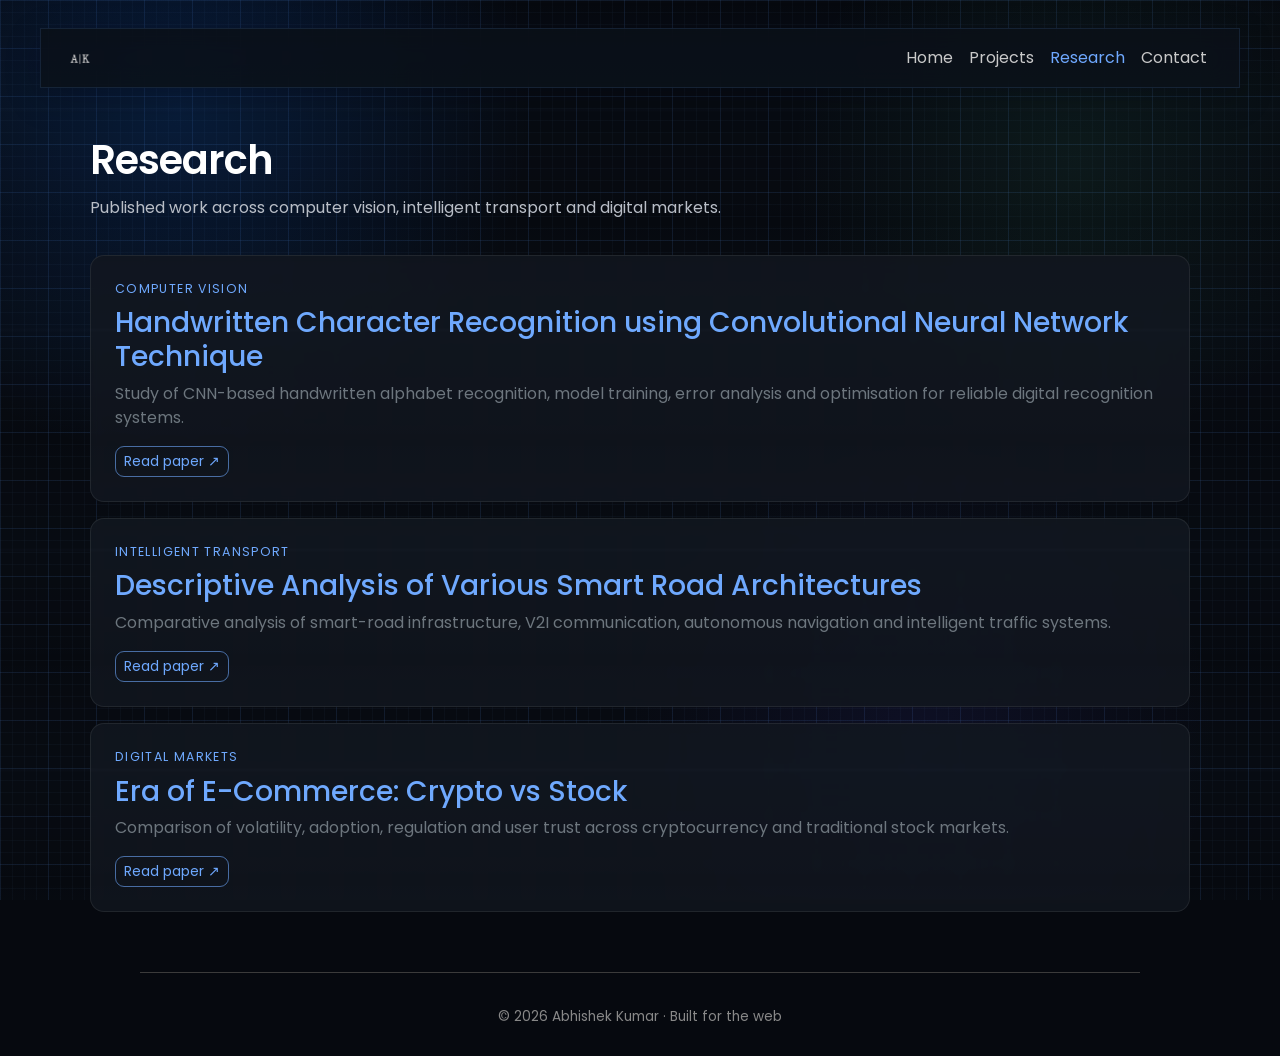
<file: research/index.html>
<!DOCTYPE html>
<html lang="en"><head><meta charset="utf-8"><meta name="viewport" content="width=device-width,initial-scale=1"><title>Research | Abi Kumar</title><link rel="canonical" href="https://www.abikumar.com/research/">
<link rel="icon" href="../logo.png"><link href="https://cdn.jsdelivr.net/npm/bootstrap@5.3.3/dist/css/bootstrap.min.css" rel="stylesheet">
<link href="https://fonts.googleapis.com/css2?family=Poppins:wght@300;400;500;600;700&display=swap" rel="stylesheet"><link href="../site.css?v=cyber3" rel="stylesheet"></head><body>
<nav class="navbar navbar-expand-lg navbar-dark px-4 site-nav"><a class="navbar-brand" href="../index.html"><img src="../logo.png" alt="Abi Kumar" style="height:30px"></a>
<button class="navbar-toggler" type="button" data-bs-toggle="collapse" data-bs-target="#n"><span class="navbar-toggler-icon"></span></button><div id="n" class="collapse navbar-collapse"><ul class="navbar-nav ms-auto"><li class="nav-item"><a class="nav-link" href="../index.html">Home</a></li><li class="nav-item"><a class="nav-link" href="../projects/">Projects</a></li><li class="nav-item"><a class="nav-link active" href="./">Research</a></li><li class="nav-item"><a class="nav-link" href="../contact/">Contact</a></li></ul></div></nav>
<main class="page-shell"><h1 class="page-title">Research</h1><p class="page-intro">Published work across computer vision, intelligent transport and digital markets.</p>
<div class="d-grid gap-3">
<article class="card-soft p-4"><div class="kicker">Computer Vision</div><h3 class="mt-2" style="color:#6ea8fe">Handwritten Character Recognition using Convolutional Neural Network Technique</h3><p class="text-secondary">Study of CNN-based handwritten alphabet recognition, model training, error analysis and optimisation for reliable digital recognition systems.</p><a class="btn btn-outline-primary btn-sm" href="https://www.researchgate.net/publication/356195148_Handwritten_Character_Recognition_using_Convolutional_Neural_Network_Technique" target="_blank" rel="noopener">Read paper ↗</a></article>
<article class="card-soft p-4"><div class="kicker">Intelligent Transport</div><h3 class="mt-2" style="color:#6ea8fe">Descriptive Analysis of Various Smart Road Architectures</h3><p class="text-secondary">Comparative analysis of smart-road infrastructure, V2I communication, autonomous navigation and intelligent traffic systems.</p><a class="btn btn-outline-primary btn-sm" href="https://www.researchgate.net/publication/352761163_DESCRIPTIVE_ANALYSIS_OF_VARIOUS_SMART_ROAD_ARCHITECHURES" target="_blank" rel="noopener">Read paper ↗</a></article>
<article class="card-soft p-4"><div class="kicker">Digital Markets</div><h3 class="mt-2" style="color:#6ea8fe">Era of E-Commerce: Crypto vs Stock</h3><p class="text-secondary">Comparison of volatility, adoption, regulation and user trust across cryptocurrency and traditional stock markets.</p><a class="btn btn-outline-primary btn-sm" href="https://www.researchgate.net/publication/343471751_Era_of_E-Commerce_Crypto_vs_Stock" target="_blank" rel="noopener">Read paper ↗</a></article>
</div></main><footer class="site-footer">© 2026 Abhishek Kumar · Built for the web</footer><script src="https://cdn.jsdelivr.net/npm/bootstrap@5.3.3/dist/js/bootstrap.bundle.min.js"></script></body></html>
</file>
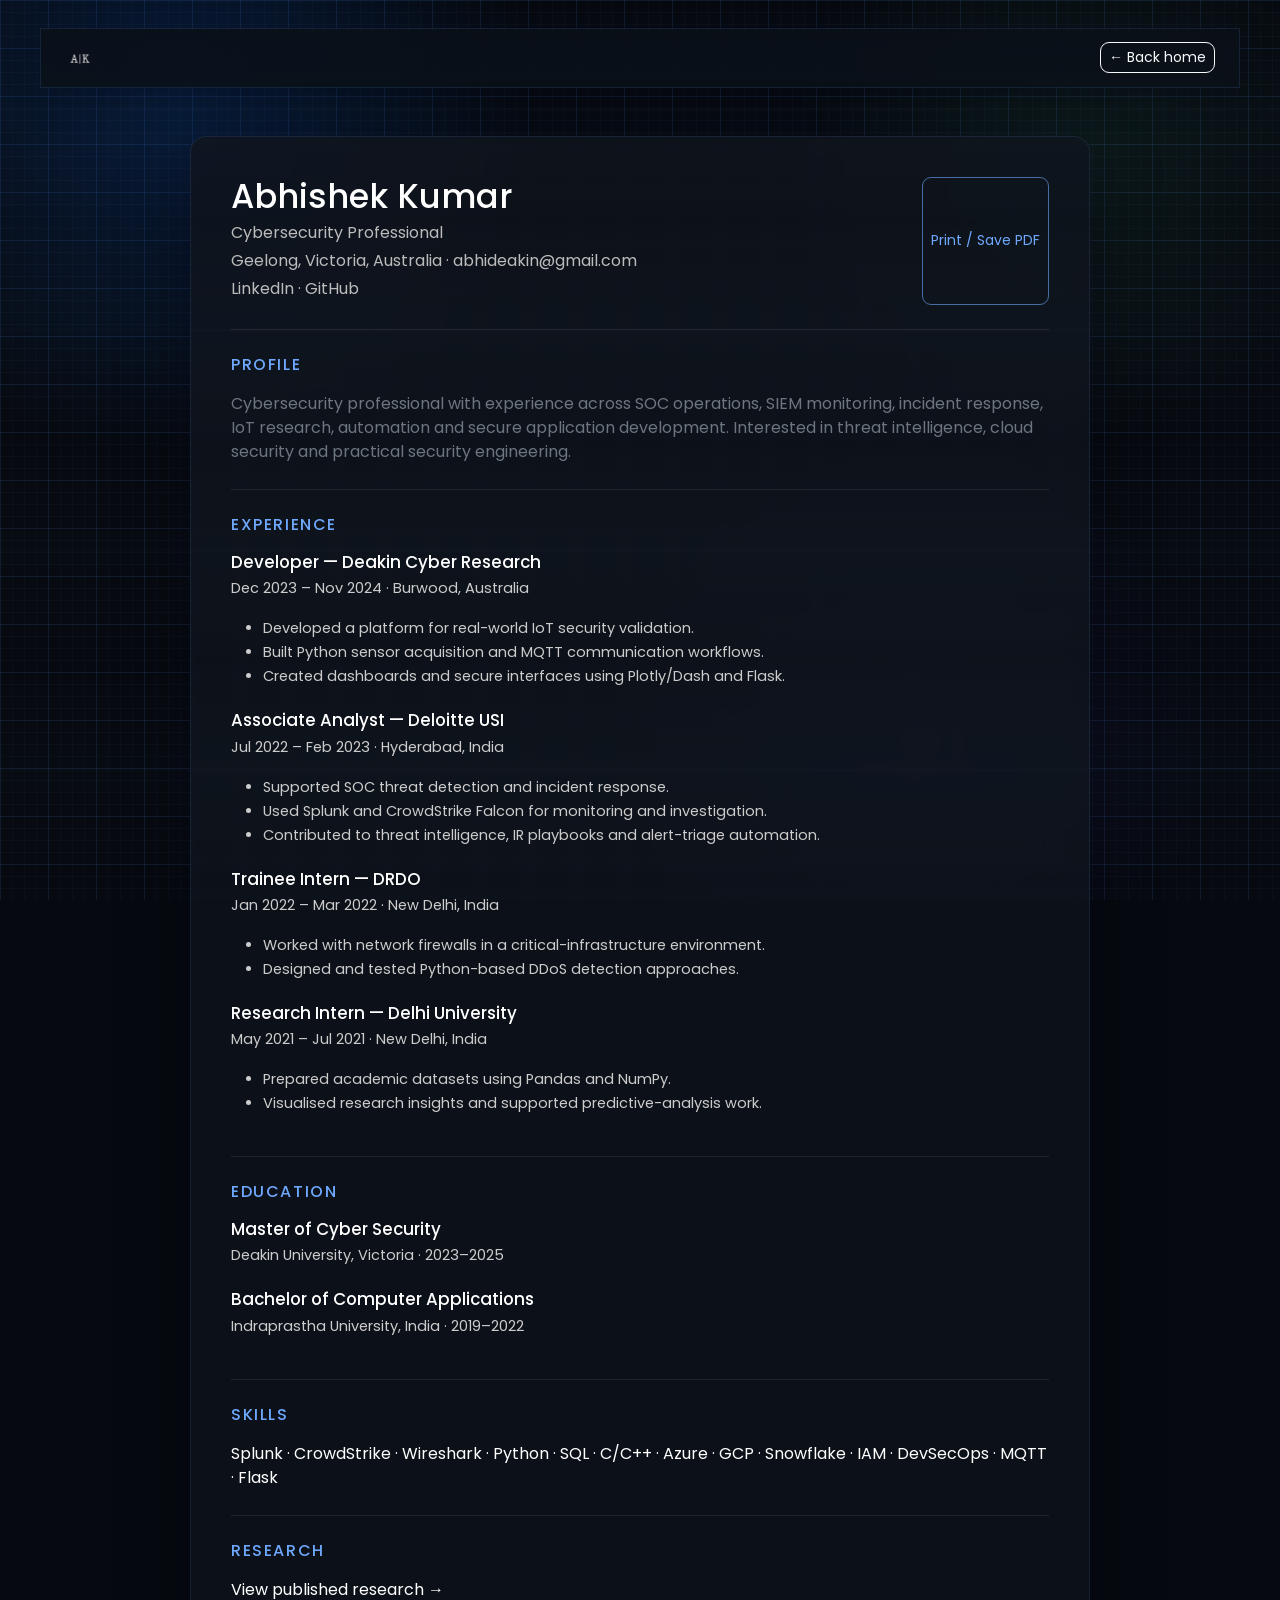
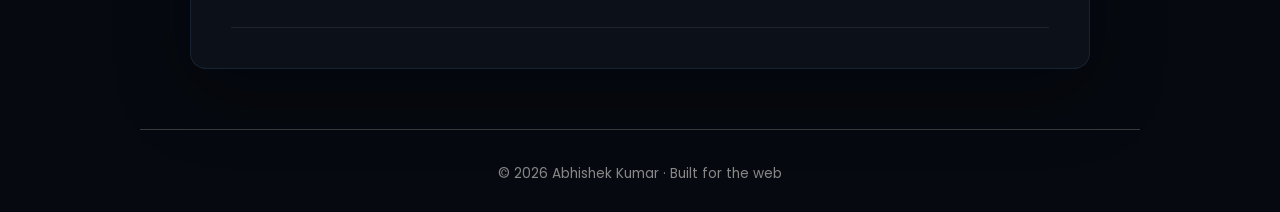
<file: resume/index.html>
<!DOCTYPE html>
<html lang="en"><head><meta charset="utf-8"><meta name="viewport" content="width=device-width,initial-scale=1"><title>Resume | Abi Kumar</title>
<meta name="description" content="Professional resume of Abhishek Kumar, cybersecurity professional based in Victoria, Australia.">
<link rel="icon" href="../logo.png"><link href="https://cdn.jsdelivr.net/npm/bootstrap@5.3.3/dist/css/bootstrap.min.css" rel="stylesheet"><link href="https://fonts.googleapis.com/css2?family=Poppins:wght@300;400;500;600;700&display=swap" rel="stylesheet"><link href="../site.css?v=cyber3" rel="stylesheet">
<style>
.resume{max-width:900px;margin:auto;padding:40px}.resume-head{display:flex;justify-content:space-between;gap:30px;padding-bottom:24px;border-bottom:1px solid rgba(255,255,255,.08)}.resume-head h1{font-size:2.1rem;margin:0}.resume-head p{margin:4px 0;color:#bcbcbc}.block{padding:25px 0;border-bottom:1px solid rgba(255,255,255,.08)}.block h2{font-size:1rem;text-transform:uppercase;letter-spacing:.1em;color:#6ea8fe;margin-bottom:18px}.item{margin-bottom:22px}.item:last-child{margin-bottom:0}.item h3{font-size:1.05rem;margin-bottom:4px}.item p,.item li{color:#ccc;font-size:.91rem;line-height:1.65}.print-btn{white-space:nowrap}@media(max-width:700px){.resume{padding:24px}.resume-head{flex-direction:column}}@media print{body{background:#fff!important;padding:0;color:#111}.site-nav,.site-footer,.print-btn{display:none!important}.resume{max-width:none;padding:0;box-shadow:none!important;border:0!important;background:#fff!important}.resume-head p,.item p,.item li{color:#333}.block h2,.item h3{color:#111}}
</style></head><body>
<nav class="navbar navbar-expand-lg navbar-dark px-4 site-nav"><a class="navbar-brand" href="../index.html"><img src="../logo.png" alt="Abi Kumar" style="height:30px"></a><div class="ms-auto"><a class="btn btn-outline-light btn-sm" href="../index.html">← Back home</a></div></nav>
<main class="resume panel">
<div class="resume-head"><div><h1>Abhishek Kumar</h1><p>Cybersecurity Professional</p><p>Geelong, Victoria, Australia · <a href="mailto:abhideakin@gmail.com">abhideakin@gmail.com</a></p><p><a href="https://www.linkedin.com/in/abi-k-493982182/" target="_blank" rel="noopener">LinkedIn</a> · <a href="https://github.com/aby1602" target="_blank" rel="noopener">GitHub</a></p></div><button class="btn btn-outline-primary btn-sm print-btn" onclick="window.print()">Print / Save PDF</button></div>
<section class="block"><h2>Profile</h2><p class="mb-0 text-secondary">Cybersecurity professional with experience across SOC operations, SIEM monitoring, incident response, IoT research, automation and secure application development. Interested in threat intelligence, cloud security and practical security engineering.</p></section>
<section class="block"><h2>Experience</h2>
<div class="item"><h3>Developer — Deakin Cyber Research</h3><p>Dec 2023 – Nov 2024 · Burwood, Australia</p><ul><li>Developed a platform for real-world IoT security validation.</li><li>Built Python sensor acquisition and MQTT communication workflows.</li><li>Created dashboards and secure interfaces using Plotly/Dash and Flask.</li></ul></div>
<div class="item"><h3>Associate Analyst — Deloitte USI</h3><p>Jul 2022 – Feb 2023 · Hyderabad, India</p><ul><li>Supported SOC threat detection and incident response.</li><li>Used Splunk and CrowdStrike Falcon for monitoring and investigation.</li><li>Contributed to threat intelligence, IR playbooks and alert-triage automation.</li></ul></div>
<div class="item"><h3>Trainee Intern — DRDO</h3><p>Jan 2022 – Mar 2022 · New Delhi, India</p><ul><li>Worked with network firewalls in a critical-infrastructure environment.</li><li>Designed and tested Python-based DDoS detection approaches.</li></ul></div>
<div class="item"><h3>Research Intern — Delhi University</h3><p>May 2021 – Jul 2021 · New Delhi, India</p><ul><li>Prepared academic datasets using Pandas and NumPy.</li><li>Visualised research insights and supported predictive-analysis work.</li></ul></div>
</section>
<section class="block"><h2>Education</h2><div class="item"><h3>Master of Cyber Security</h3><p>Deakin University, Victoria · 2023–2025</p></div><div class="item"><h3>Bachelor of Computer Applications</h3><p>Indraprastha University, India · 2019–2022</p></div></section>
<section class="block"><h2>Skills</h2><p class="mb-0">Splunk · CrowdStrike · Wireshark · Python · SQL · C/C++ · Azure · GCP · Snowflake · IAM · DevSecOps · MQTT · Flask</p></section>
<section class="block"><h2>Research</h2><p class="mb-0"><a href="../research/">View published research →</a></p></section>
</main><footer class="site-footer">© 2026 Abhishek Kumar · Built for the web</footer></body></html>
</file>
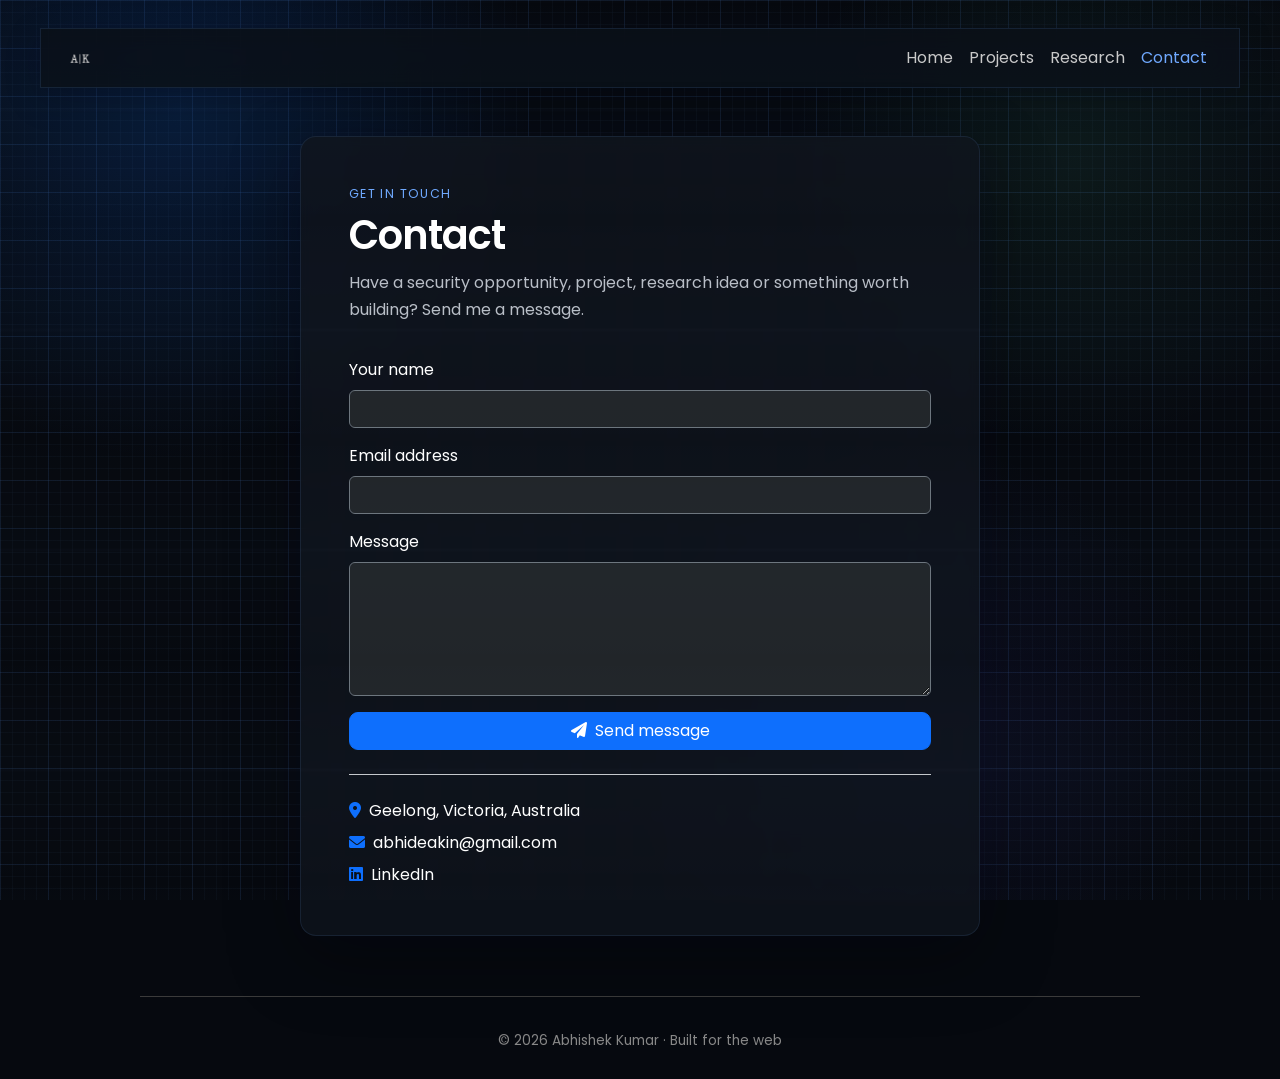
<file: contact.html>
<!doctype html><html><head><meta charset="utf-8"><meta http-equiv="refresh" content="0; url=contact/"><link rel="canonical" href="https://www.abikumar.com/contact/"><title>Contact | Abi Kumar</title><script>location.replace('contact/')</script></head><body></body></html>
</file>
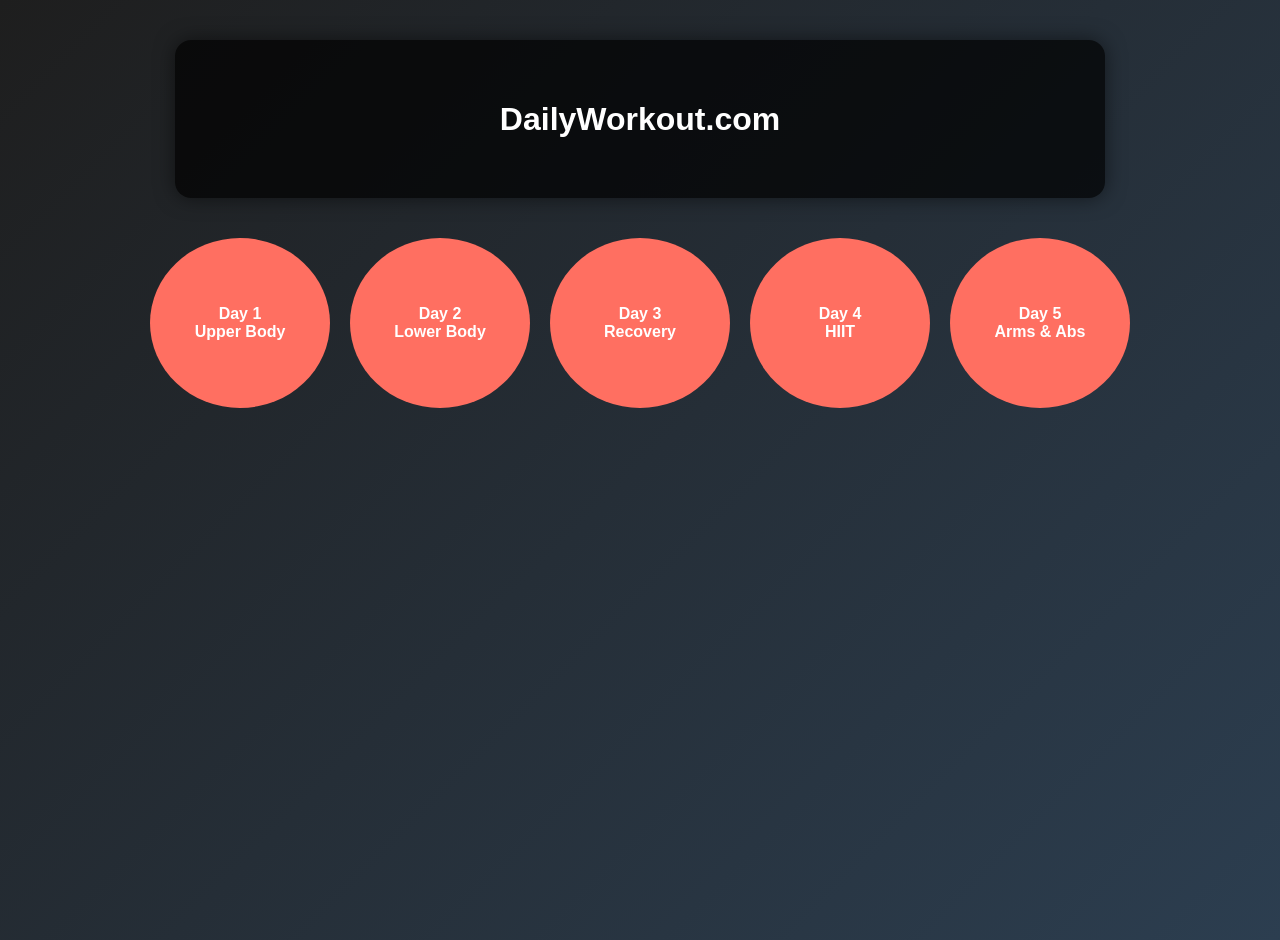
<file: dailyworkout.html>
<!DOCTYPE html>
<html lang="en">
<head>
  <meta charset="UTF-8" />
  <meta name="viewport" content="width=device-width, initial-scale=1.0"/>
  <title>DailyWorkout.com</title>
  <style>
    body {
      font-family: 'Segoe UI', sans-serif;
      background: linear-gradient(135deg, #1e1e1e 0%, #2c3e50 100%), repeating-linear-gradient(45deg, rgba(255,255,255,0.05) 0, rgba(255,255,255,0.05) 1px, transparent 1px, transparent 20px);
      background-size: contain;
      color: #fff;
      margin: 0;
      padding: 0;
      min-height: 100vh;
      overflow-x: hidden;
    }
    .container {
      background: rgba(0, 0, 0, 0.7);
      padding: 40px;
      border-radius: 16px;
      box-shadow: 0 0 20px rgba(0,0,0,0.5);
      max-width: 850px;
      margin: 40px auto;
    }
    h1 {
      text-align: center;
      margin-bottom: 20px;
    }
    .days {
      display: flex;
      flex-wrap: wrap;
      justify-content: center;
      gap: 20px;
      margin-top: 20px;
    }
    .day-card {
      background: #ff6f61;
      padding: 20px 25px;
      border-radius: 50%;
      cursor: pointer;
      transition: transform 0.4s ease, background 0.3s;
      text-align: center;
      font-weight: bold;
      font-size: 1rem;
      animation: float 3s ease-in-out infinite;
      width: 130px;
      height: 130px;
      display: flex;
      justify-content: center;
      align-items: center;
    }
    .day-card:hover {
      background: #ff9478;
      transform: scale(1.1);
    }
    @keyframes float {
      0%, 100% { transform: translateY(0); }
      50% { transform: translateY(-10px); }
    }
    .hidden {
      display: none;
    }
    .exercise {
      background: rgba(255, 255, 255, 0.1);
      padding: 15px;
      margin: 10px 0;
      border-radius: 10px;
    }
    input, button {
      padding: 10px;
      border-radius: 5px;
      border: none;
      margin: 5px 0;
      width: 100%;
    }
    .exercise-log {
      margin-top: 20px;
    }
    #time-display {
      font-size: 2rem;
      text-align: center;
      margin: 10px 0;
    }
  </style>
</head>
<body>
  <div class="container">
    <div style="text-align: center; margin-bottom: 10px;"><h1 style="font-size: 2rem;">DailyWorkout.com</h1></div>
    
    </div>
    <div class="days" id="day-selection">
      <div class="day-card" onclick="loadDay(1)">Day 1<br>Upper Body</div>
      <div class="day-card" onclick="loadDay(2)">Day 2<br>Lower Body</div>
      <div class="day-card" onclick="loadDay(3)">Day 3<br>Recovery</div>
      <div class="day-card" onclick="loadDay(4)">Day 4<br>HIIT</div>
      <div class="day-card" onclick="loadDay(5)">Day 5<br>Arms & Abs</div>
    </div>

    <div id="workout-area" class="hidden">
      <div style="text-align: right; margin-bottom: 10px;">
        <button onclick="goBackToDays()" style="background:#ccc; color:#000; padding:6px 12px; border-radius:6px; font-weight:bold;">⬅ Back to Days</button>
      </div>
      <h2 id="day-title"></h2>
      <div id="exercises"></div>
      <div class="exercise-log">
        <h3>Log Exercise</h3>
        <input type="text" id="exercise" placeholder="Exercise Name">
        <input type="number" id="sets" placeholder="Sets">
        <input type="number" id="reps" placeholder="Reps">
        <input type="number" id="weight" placeholder="Weight (kg)">
        <button onclick="logExercise()">Log</button>
        <ul id="log-list"></ul>
        <h3 id="calories-burned">Calories Burned: 0 kcal</h3>
        <button onclick="resetLogs()" style="background:#ff4d4d; color:white; font-weight:bold; padding:8px 12px; border:none; border-radius:6px; margin-top:10px;">🔄 Reset All</button>
      </div>
      <div class="timer">
        <h3>⏱️ Timer</h3>
        <div id="time-display">00:00</div>
        <button onclick="startTimer()">Start</button>
        <button onclick="resetTimer()">Reset</button>
      </div>
    </div>
  </div>

  <script>
    const workouts = {
      1: ["Incline Dumbbell Press", "Lat Pulldowns", "Seated Row", "Bicep Curls", "Triceps Pushdown"],
      2: ["Barbell Squat", "Leg Press", "Hamstring Curl", "Standing Calf Raise", "Glute Bridges"],
      3: ["Brisk Walking 30 min", "Foam Rolling", "Stretching Routine", "Yoga Flows"],
      4: ["Jump Squats", "Push-Ups", "Burpees", "Mountain Climbers", "Battle Ropes"],
      5: ["EZ Bar Curls", "Overhead Triceps Extension", "Cable Curls", "Russian Twists", "Hanging Leg Raises"]
    };

    let calories = 0;
    let timer, seconds = 0;

    function loadDay(day) {
      document.getElementById('day-selection').classList.add('hidden');
      document.getElementById('workout-area').classList.remove('hidden');
      document.getElementById('day-title').textContent = `Day ${day} Workout`;
      const exDiv = document.getElementById('exercises');
      exDiv.innerHTML = '';
      workouts[day].forEach(ex => {
        const div = document.createElement('div');
        div.className = 'exercise';
        div.innerHTML = `
          <div style="display:flex; align-items:center; justify-content:space-between;">
            <div>
              <strong>${ex}</strong><br>
              <small>3 sets × 12 reps</small>
              <div style="margin-top:10px;">
                <input type="number" placeholder="Sets" class="sets" style="width:60px" />
                <input type="number" placeholder="Reps" class="reps" style="width:60px" />
                <input type="number" placeholder="Weight" class="weight" style="width:80px" />
                <button onclick="logInlineExercise(this)">📋 Log</button>
              </div>
            </div>
            <div>
              <svg width='60' height='60' viewBox='0 0 100 100' xmlns='http://www.w3.org/2000/svg'><circle cx='50' cy='50' r='45' fill='none' stroke='#fff' stroke-width='4'/><path d='M30 60 C35 40, 65 40, 70 60' stroke='#fff' stroke-width='3' fill='none'/><circle cx='40' cy='30' r='5' fill='#fff'/><circle cx='60' cy='30' r='5' fill='#fff'/></svg>
              <div class='inline-calories' style='margin-top:5px;'>🔥 0 kcal</div>
            </div>
          </div>`;
        exDiv.appendChild(div);
        exDiv.appendChild(div);
      });
    }

    function logExercise() {
      const ex = document.getElementById("exercise").value;
      const sets = +document.getElementById("sets").value;
      const reps = +document.getElementById("reps").value;
      const weight = +document.getElementById("weight").value;
      if (!ex || !sets || !reps || !weight) return alert("Fill all fields");
      const burn = Math.round((sets * reps * weight) / 40);
      calories += burn;
      const li = document.createElement("li");
      li.textContent = `${ex}: ${sets}×${reps} @ ${weight}kg = ${burn} kcal`;
      document.getElementById("log-list").appendChild(li);
      document.getElementById("calories-burned").textContent = `Calories Burned: ${calories} kcal`;
      document.querySelectorAll("#exercise, #sets, #reps, #weight").forEach(e => e.value = '');
    }

    function startTimer() {
      clearInterval(timer);
      timer = setInterval(() => {
        seconds++;
        const m = String(Math.floor(seconds / 60)).padStart(2, '0');
        const s = String(seconds % 60).padStart(2, '0');
        document.getElementById("time-display").textContent = `${m}:${s}`;
      }, 1000);
    }

    function resetTimer() {
      clearInterval(timer);
      seconds = 0;
      document.getElementById("time-display").textContent = "00:00";
    }
  function logInlineExercise(button) {
  const parent = button.closest('.exercise');
  const sets = +parent.querySelector('.sets').value;
  const reps = +parent.querySelector('.reps').value;
  const weight = +parent.querySelector('.weight').value;
  if (!sets || !reps || !weight) return alert("Fill all fields");
  const burn = Math.round((sets * reps * weight) / 40);
  calories += burn;
  parent.querySelector('.inline-calories').textContent = `🔥 ${burn} kcal`;
  document.getElementById("calories-burned").textContent = `Calories Burned: ${calories} kcal`;
}

function resetLogs() {
  calories = 0;
  document.getElementById("log-list").innerHTML = '';
  document.querySelectorAll(".inline-calories").forEach(el => el.textContent = '🔥 0 kcal');
  document.getElementById("calories-burned").textContent = `Calories Burned: 0 kcal`;
  document.querySelectorAll(".sets, .reps, .weight").forEach(input => input.value = '');
}

function goBackToDays() {
  document.getElementById('workout-area').classList.add('hidden');
  document.getElementById('day-selection').classList.remove('hidden');
}

</script>
</body>
</html>
</file>
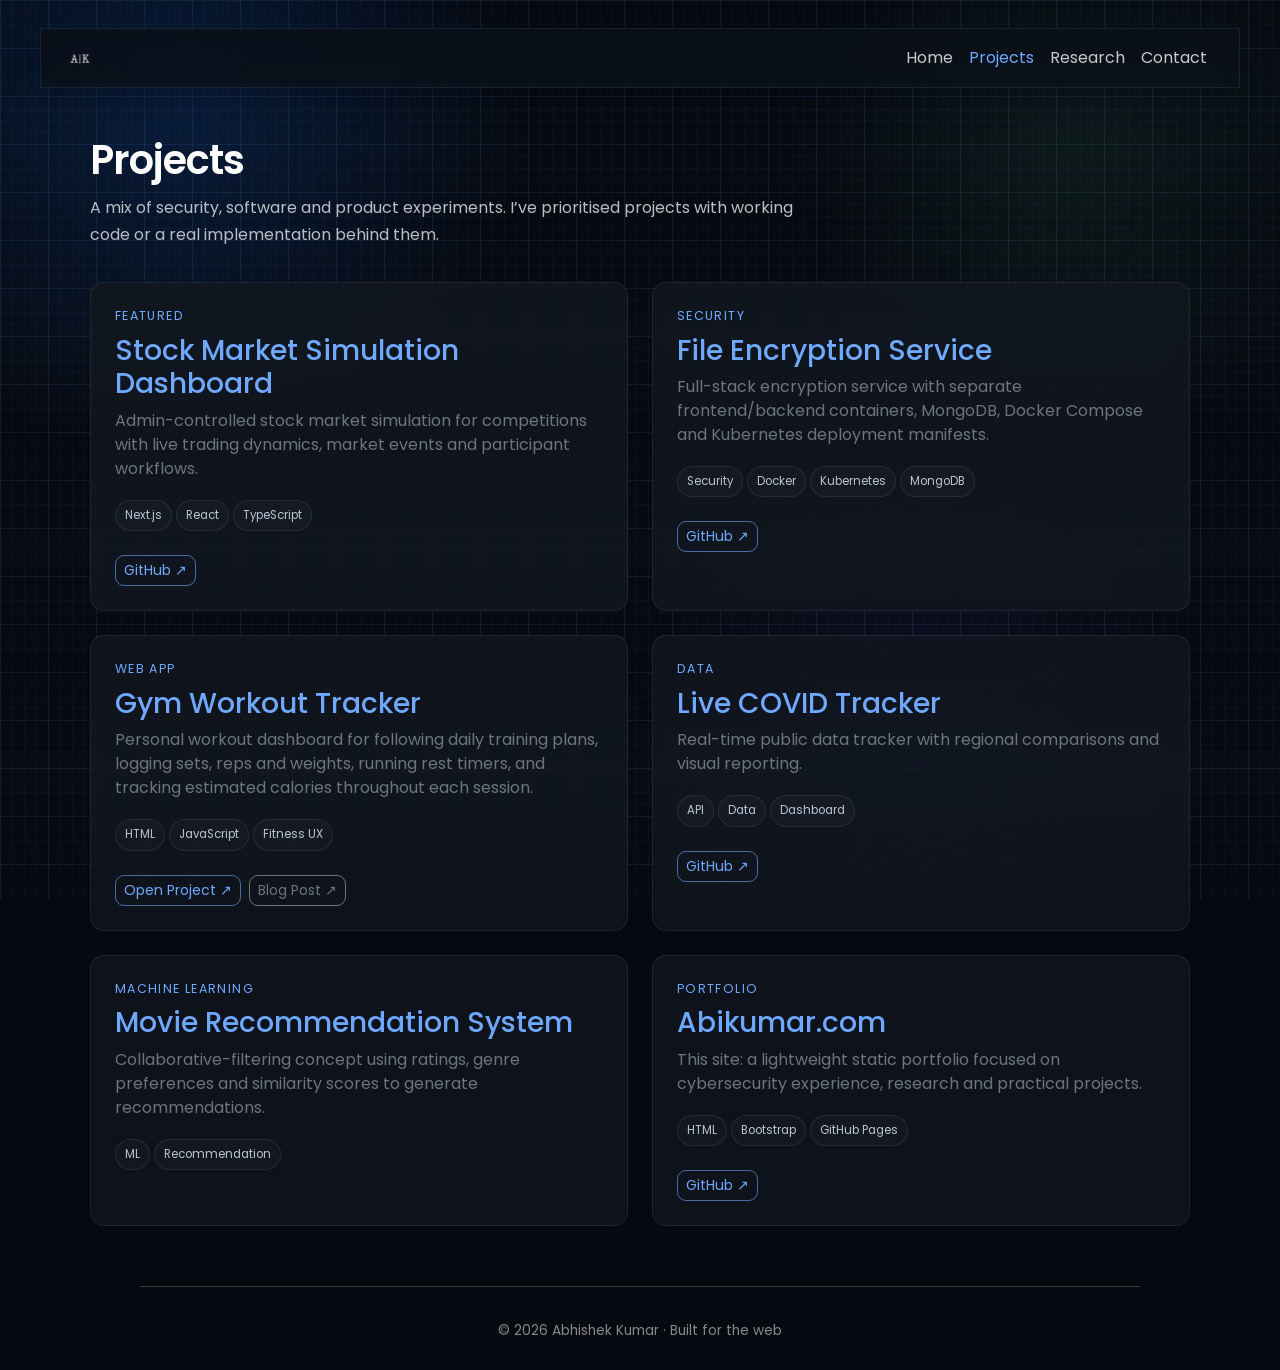
<file: design.html>
<!doctype html><html><head><meta charset="utf-8"><meta http-equiv="refresh" content="0; url=projects/"><link rel="canonical" href="https://www.abikumar.com/projects/"><title>Projects | Abi Kumar</title><script>location.replace('projects/')</script></head><body></body></html>
</file>
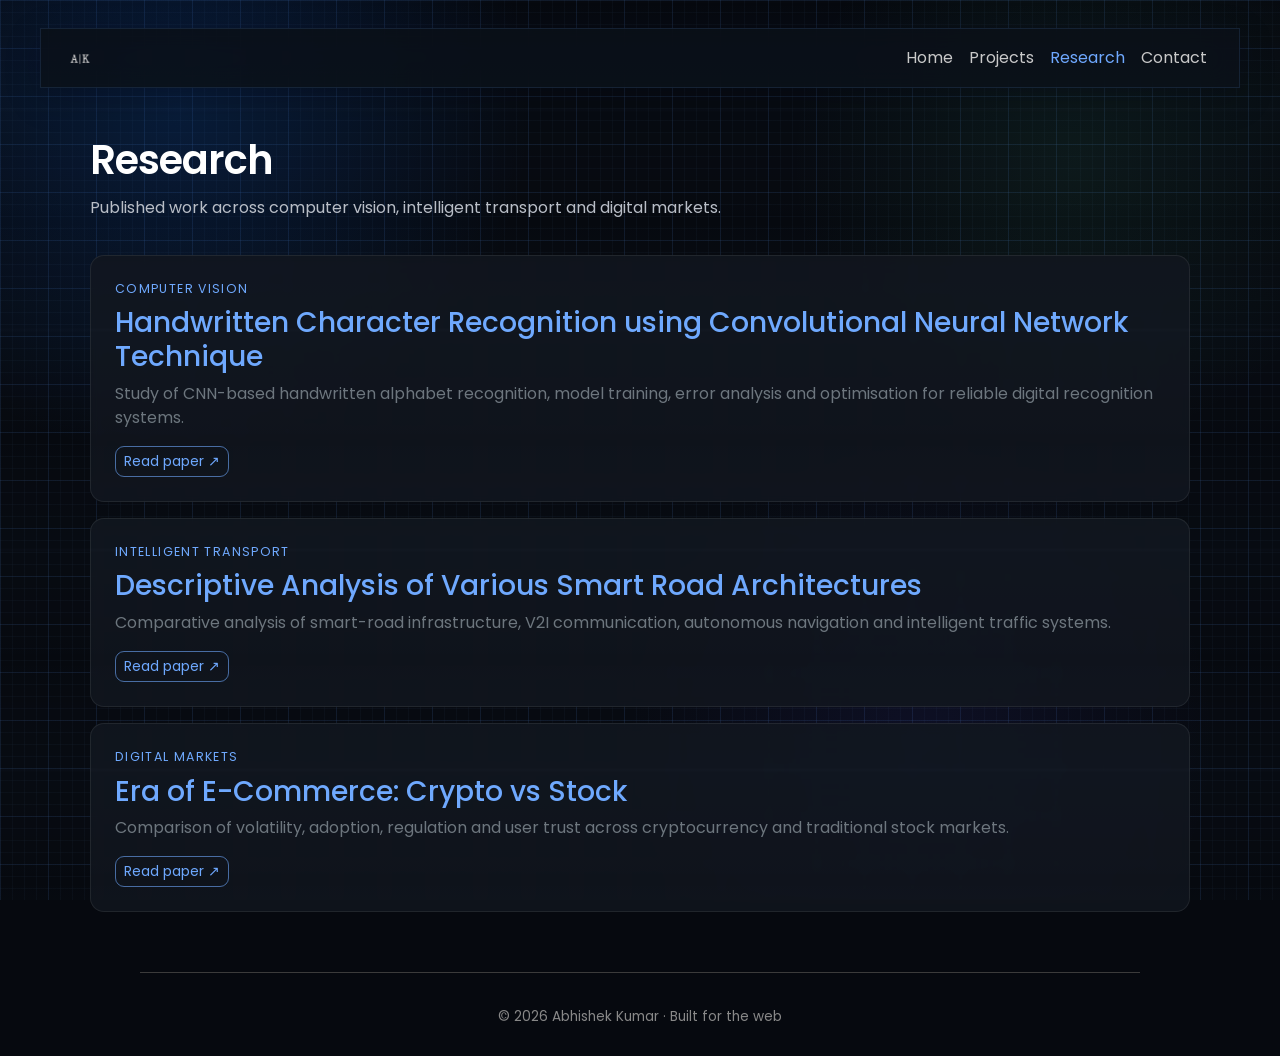
<file: research.html>
<!doctype html><html><head><meta charset="utf-8"><meta http-equiv="refresh" content="0; url=research/"><link rel="canonical" href="https://www.abikumar.com/research/"><title>Research | Abi Kumar</title><script>location.replace('research/')</script></head><body></body></html>
</file>
<file: site.css>
:root{
  --bg:#06090f;--panel:#202126;--panel2:#191a1f;--text:#fff;--muted:#b9bec7;
  --line:rgba(255,255,255,.08);--blue:#6ea8fe;--blue2:#0d6efd;--green:#52d89a;
}
*{box-sizing:border-box}
html{scroll-behavior:smooth}
body{
  margin:0;
  min-height:100vh;
  color:var(--text);
  font-family:'Poppins','Segoe UI',sans-serif;
  padding:28px;
  background-color:var(--bg);
  background-image:
    radial-gradient(circle at 14% 12%,rgba(13,110,253,.17),transparent 26%),
    radial-gradient(circle at 84% 18%,rgba(82,216,154,.07),transparent 22%),
    radial-gradient(circle at 72% 82%,rgba(79,70,229,.09),transparent 25%),
    linear-gradient(rgba(74,128,210,.10) 1px,transparent 1px),
    linear-gradient(90deg,rgba(74,128,210,.10) 1px,transparent 1px),
    linear-gradient(rgba(110,168,254,.035) 1px,transparent 1px),
    linear-gradient(90deg,rgba(110,168,254,.035) 1px,transparent 1px);
  background-size:
    auto,auto,auto,
    48px 48px,48px 48px,
    12px 12px,12px 12px;
  background-position:
    0 0,0 0,0 0,
    0 0,0 0,
    0 0,0 0;
  background-attachment:fixed;
  animation:cyberGridDrift 28s linear infinite;
}
body::after{
  content:"";
  position:fixed;
  inset:0;
  pointer-events:none;
  z-index:9999;
  opacity:.26;
  background:
    linear-gradient(to bottom,transparent 0%,rgba(84,155,255,.035) 49%,rgba(84,155,255,.11) 50%,rgba(84,155,255,.035) 51%,transparent 100%);
  background-size:100% 220px;
  animation:cyberScan 9s linear infinite;
  mix-blend-mode:screen;
}
@keyframes cyberGridDrift{
  from{background-position:0 0,0 0,0 0,0 0,0 0,0 0,0 0}
  to{background-position:18px -10px,-14px 12px,10px 16px,48px 48px,48px 48px,24px 24px,24px 24px}
}
@keyframes cyberScan{
  from{background-position:0 -220px}
  to{background-position:0 100vh}
}
a{color:inherit;text-decoration:none}
.site-nav{
  max-width:1200px;
  margin:0 auto 48px;
  background:rgba(10,15,23,.88)!important;
  border:1px solid rgba(110,168,254,.12);
  backdrop-filter:blur(12px);
  box-shadow:0 10px 35px rgba(0,0,0,.24),0 0 35px rgba(13,110,253,.035);
}
.site-nav .nav-link{color:#c9c9c9;transition:.2s}
.site-nav .nav-link:hover,.site-nav .nav-link.active{color:var(--blue)}
.page-shell{max-width:1100px;margin:auto}
.page-title{font-weight:600;letter-spacing:-.025em;margin-bottom:10px}
.page-intro{color:var(--muted);max-width:720px;line-height:1.7;margin-bottom:34px}
.panel{
  background:rgba(15,20,28,.84);
  border:1px solid rgba(110,168,254,.11);
  border-radius:16px;
  box-shadow:0 24px 70px rgba(0,0,0,.34),0 0 55px rgba(13,110,253,.035);
  backdrop-filter:blur(6px);
}
.card-soft{
  background:rgba(17,22,30,.86);
  border:1px solid rgba(255,255,255,.075);
  border-radius:14px;
  transition:transform .2s,border-color .2s,box-shadow .2s;
  backdrop-filter:blur(5px);
}
.card-soft:hover{
  transform:translateY(-3px);
  border-color:rgba(110,168,254,.34);
  box-shadow:0 15px 35px rgba(0,0,0,.24),0 0 28px rgba(13,110,253,.05);
}
.kicker{font-size:.78rem;text-transform:uppercase;letter-spacing:.11em;color:var(--blue)}
.btn{border-radius:9px}
.btn-primary{background:#0d6efd;border-color:#0d6efd}
.btn-outline-primary{color:var(--blue);border-color:rgba(110,168,254,.6)}
.btn-outline-primary:hover{background:#0d6efd;border-color:#0d6efd;color:#fff}
.tag{display:inline-block;border:1px solid var(--line);background:rgba(255,255,255,.025);color:#b9c4d4;padding:6px 9px;border-radius:999px;font-size:.72rem;margin:3px 4px 0 0}
.site-footer{text-align:center;font-size:.85rem;color:#888;padding-top:34px;border-top:1px solid #3b3b3b;max-width:1000px;margin:60px auto 0}
@media(max-width:768px){
  body{padding:14px;background-size:auto,auto,auto,36px 36px,36px 36px,12px 12px,12px 12px}
  .site-nav{margin-bottom:28px}
  .page-shell{width:100%}
}
@media(prefers-reduced-motion:reduce){
  html{scroll-behavior:auto}
  body,body::after{animation:none}
}
</file>
